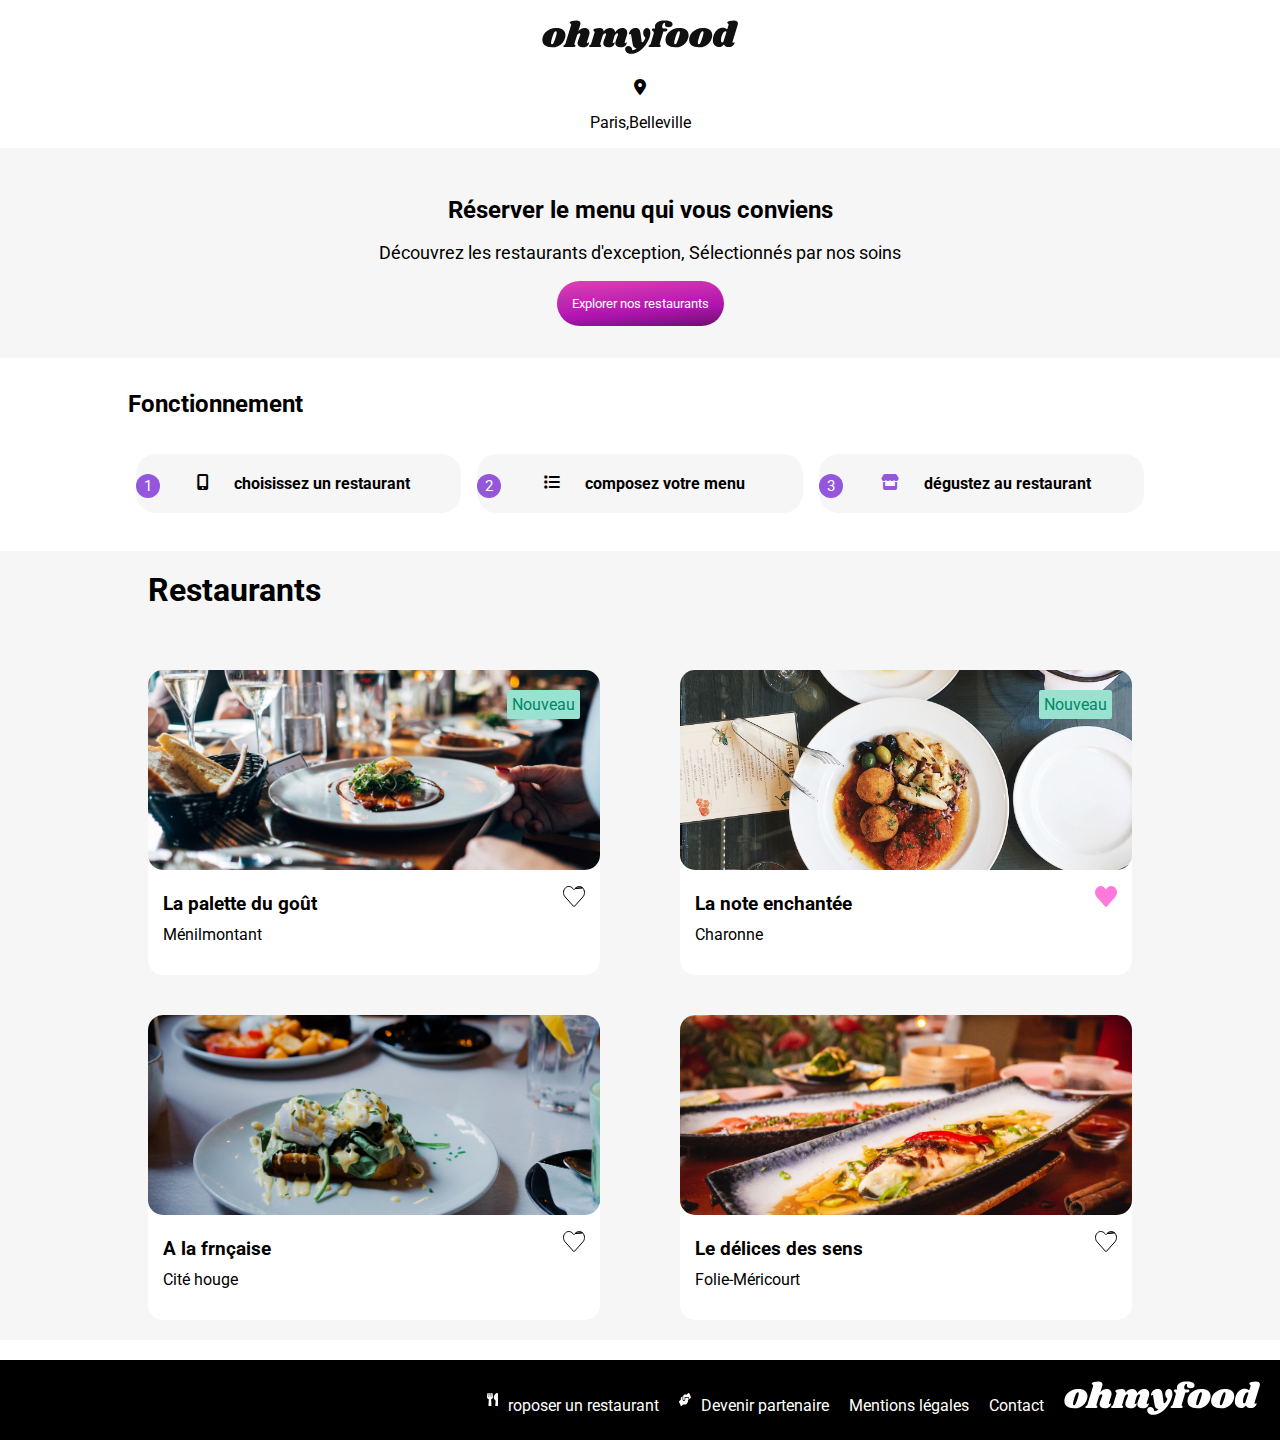
<file: index.html>
<!DOCTYPE html>
<html lang="fr">
  <head>
    <meta charset="UTF-8" />
    <meta name="viewport" content="width=device-width,initial-scale=1.0" />
    <title>Oh my food</title>
    <link rel="stylesheet" href="SASS/style.css" />
    <link
      href="https://fonts.googleapis.com/css2?family=Roboto:wght@400;500;700&
    display=swap"
      rel="stylesheet"
    />
  </head>
  <body>
    <header>
      <div class="logo">
        <img src="assets/logo/ohmyfood@2x.svg" alt="logo" />
      </div>
      <link
        rel="stylesheet"
        href="https://cdnjs.cloudflare.com/ajax/libs/font-awesome/6.0.0-beta3/css/all.min.css"
      />
      <div class="location">
        <i class="fa-solid fa-location-dot"></i>
        <p>Paris,Belleville</p>
      </div>
    </header>
    <section class="explorer">
      <h1 class="display-2">Réserver le menu qui vous conviens</h1>
      <p class="display-3">
        Découvrez les restaurants d'exception, Sélectionnés par nos soins
      </p>
      <button>Explorer nos restaurants</button>
    </section>
    <section class="fonctionnement">
      <h1>Fonctionnement</h1>
      <div class="fonctionnement-flex">
        <div class="flex">
          <div>1</div>
          <i class="fa-solid fa-mobile-screen-button"></i>
          <b>choisissez un restaurant</b>
        </div>
        <div class="flex">
          <div>2</div>
          <i class="fa-solid fa-list"></i>
          <b> composez votre menu</b>
        </div>
        <div class="flex">
          <div>3</div>
          <i class="fa-solid fa-store violet"></i>
          <b>dégustez au restaurant</b>
        </div>
      </div>
    </section>
    <section class="restaurant">
      <h1>Restaurants</h1>
      <div class="restaurant-card">
        <a href="./page2.html">
          <article class="card">
            <img
              alt="restaurant louis-hansel "
              src="assets/restaurants/jay-wennington-N_Y88TWmGwA-unsplash.jpg"
            />
            <div class="nouveau">Nouveau</div>
            <div class="cardcontent">
              <div class="cardtext">
                <div class="menu-title">
                  <h3 class="cardtitle">La palette du goût</h3>
                  <svg
                    width="22"
                    height="21"
                    viewBox="0 0 22 21"
                    fill="none"
                    xmlns="http://www.w3.org/2000/svg"
                  >
                    <path
                      d="M12.2208 2.40551L12.2206 2.40576L11.3741 3.35732L11.0005 3.77727L10.627 3.35732L9.78047 2.40576L9.77992 2.40514C7.78271 0.152585 4.59762 -0.169649 2.47664 1.80201C-0.0175439 4.1245 -0.15494 8.32357 2.0848 10.8495L10.399 20.2148C10.399 20.2149 10.399 20.2149 10.3991 20.2149C10.7372 20.5955 11.2595 20.5955 11.5977 20.2149C11.5977 20.2149 11.5978 20.2149 11.5978 20.2148L19.9122 10.8493L19.9123 10.8492C22.1559 8.32335 22.0186 4.12461 19.5245 1.80213L12.2208 2.40551ZM12.2208 2.40551C14.2226 0.15233 17.4035 -0.169452 19.5243 1.80187L12.2208 2.40551Z"
                      stroke="#101010"
                    />
                  </svg>
                </div>
                <p class="cardsubtitle">Ménilmontant</p>
              </div>
            </div>
          </article>
        </a>
        <a href="./page3.html">
          <article class="card">
            <img
              alt="restaurant louis-hansel "
              src="assets/restaurants/stil-u2Lp8tXIcjw-unsplash.jpg"
            />
            <div class="nouveau">Nouveau</div>
            <div class="cardcontent">
              <div class="cardtext">
                <div class="menu-title">
                  <h3 class="cardtitle">La note enchantée</h3>
                  <svg
                    class="violet"
                    width="22"
                    height="21"
                    viewBox="0 0 22 21"
                    fill="none"
                    xmlns="http://www.w3.org/2000/svg"
                  >
                    <path
                      d="M12.2208 2.40551L12.2206 2.40576L11.3741 3.35732L11.0005 3.77727L10.627 3.35732L9.78047 2.40576L9.77992 2.40514C7.78271 0.152585 4.59762 -0.169649 2.47664 1.80201C-0.0175439 4.1245 -0.15494 8.32357 2.0848 10.8495L10.399 20.2148C10.399 20.2149 10.399 20.2149 10.3991 20.2149C10.7372 20.5955 11.2595 20.5955 11.5977 20.2149C11.5977 20.2149 11.5978 20.2149 11.5978 20.2148L19.9122 10.8493L19.9123 10.8492C22.1559 8.32335 22.0186 4.12461 19.5245 1.80213L12.2208 2.40551ZM12.2208 2.40551C14.2226 0.15233 17.4035 -0.169452 19.5243 1.80187L12.2208 2.40551Z"
                      stroke="#ff79da"
                    />
                  </svg>
                </div>
                <p class="cardsubtitle">Charonne</p>
              </div>
            </div>
          </article>
        </a>
        <a href="./Page 4.html">
          <article class="card">
            <img
              alt="restaurant louis-hansel "
              src="assets/restaurants/toa-heftiba-DQKerTsQwi0-unsplash.jpg"
            />
            <div class="cardcontent">
              <div class="cardtext">
                <div class="menu-title">
                  <h3 class="cardtitle">A la frnçaise</h3>
                  <svg
                    width="22"
                    height="21"
                    viewBox="0 0 22 21"
                    fill="none"
                    xmlns="http://www.w3.org/2000/svg"
                  >
                    <path
                      d="M12.2208 2.40551L12.2206 2.40576L11.3741 3.35732L11.0005 3.77727L10.627 3.35732L9.78047 2.40576L9.77992 2.40514C7.78271 0.152585 4.59762 -0.169649 2.47664 1.80201C-0.0175439 4.1245 -0.15494 8.32357 2.0848 10.8495L10.399 20.2148C10.399 20.2149 10.399 20.2149 10.3991 20.2149C10.7372 20.5955 11.2595 20.5955 11.5977 20.2149C11.5977 20.2149 11.5978 20.2149 11.5978 20.2148L19.9122 10.8493L19.9123 10.8492C22.1559 8.32335 22.0186 4.12461 19.5245 1.80213L12.2208 2.40551ZM12.2208 2.40551C14.2226 0.15233 17.4035 -0.169452 19.5243 1.80187L12.2208 2.40551Z"
                      stroke="#101010"
                    />
                  </svg>
                </div>
                <p class="cardsubtitle">Cité houge</p>
              </div>
            </div>
          </article>
        </a>
        <a href="./page5.html">
          <article class="card">
            <img
              alt="restaurant louis-hansel "
              src="assets/restaurants/louis-hansel-shotsoflouis-qNBGVyOCY8Q-unsplash.jpg"
            />
            <div class="cardcontent">
              <div class="cardtext">
                <div class="menu-title">
                  <h3 class="cardtitle">Le délices des sens</h3>
                  <svg
                    width="22"
                    height="21"
                    viewBox="0 0 22 21"
                    fill="none"
                    xmlns="http://www.w3.org/2000/svg"
                  >
                    <path
                      d="M12.2208 2.40551L12.2206 2.40576L11.3741 3.35732L11.0005 3.77727L10.627 3.35732L9.78047 2.40576L9.77992 2.40514C7.78271 0.152585 4.59762 -0.169649 2.47664 1.80201C-0.0175439 4.1245 -0.15494 8.32357 2.0848 10.8495L10.399 20.2148C10.399 20.2149 10.399 20.2149 10.3991 20.2149C10.7372 20.5955 11.2595 20.5955 11.5977 20.2149C11.5977 20.2149 11.5978 20.2149 11.5978 20.2148L19.9122 10.8493L19.9123 10.8492C22.1559 8.32335 22.0186 4.12461 19.5245 1.80213L12.2208 2.40551ZM12.2208 2.40551C14.2226 0.15233 17.4035 -0.169452 19.5243 1.80187L12.2208 2.40551Z"
                      stroke="#101010"
                    />
                  </svg>
                </div>
                <p class="cardsubtitle">Folie-Méricourt</p>
              </div>
            </div>
          </article>
        </a>
      </div>
    </section>
    <footer class="footer">
      <div class="imgfooter">
        <svg
          width="196"
          height="34"
          viewBox="0 0 196 34"
          fill="#ffffff"
          xmlns="http://www.w3.org/2000/svg"
        >
          <path
            d="M13.932 7.956C17.196 7.956 19.596 8.61599 21.132 9.936C22.692 11.256 23.472 12.984 23.472 15.12C23.472 15.84 23.376 16.644 23.184 17.532C22.728 19.5 21.876 21.228 20.628 22.716C19.38 24.18 17.844 25.32 16.02 26.136C14.22 26.928 12.264 27.324 10.152 27.324C6.81599 27.324 4.34399 26.664 2.73599 25.344C1.15199 24 0.359985 22.224 0.359985 20.016C0.359985 19.272 0.455985 18.444 0.647985 17.532C1.10399 15.66 1.96799 14.004 3.23999 12.564C4.53599 11.1 6.10799 9.972 7.95599 9.18C9.82799 8.364 11.82 7.956 13.932 7.956ZM13.824 11.16C13.32 11.16 12.78 11.616 12.204 12.528C11.652 13.416 10.992 15.108 10.224 17.604C9.45599 20.1 9.07199 21.852 9.07199 22.86C9.07199 23.388 9.15599 23.748 9.32399 23.94C9.49199 24.108 9.71999 24.192 10.008 24.192C10.512 24.24 11.028 23.808 11.556 22.896C12.108 21.984 12.792 20.208 13.608 17.568C14.352 15.24 14.724 13.548 14.724 12.492C14.724 11.988 14.64 11.64 14.472 11.448C14.328 11.256 14.112 11.16 13.824 11.16Z"
          />
          <path
            d="M44.9899 22.032C44.9419 22.128 44.9179 22.272 44.9179 22.464C44.9179 22.632 44.9539 22.764 45.0259 22.86C45.1219 22.956 45.2419 23.004 45.3859 23.004C45.6739 23.004 45.9139 22.884 46.1059 22.644C46.3219 22.38 46.4659 22.248 46.5379 22.248C46.6579 22.248 46.7539 22.332 46.8259 22.5C46.8979 22.644 46.9339 22.824 46.9339 23.04C46.9579 23.736 46.7299 24.42 46.2499 25.092C45.7699 25.74 45.0619 26.28 44.1259 26.712C43.2139 27.12 42.1099 27.324 40.8139 27.324C39.2299 27.324 37.9699 26.964 37.0339 26.244C36.0979 25.5 35.6179 24.516 35.5939 23.292C35.5939 22.404 35.8099 21.408 36.2419 20.304L38.2219 15.12C38.3419 14.808 38.4019 14.556 38.4019 14.364C38.4019 14.052 38.2939 13.812 38.0779 13.644C37.8859 13.452 37.6459 13.356 37.3579 13.356C36.9019 13.356 36.4339 13.572 35.9539 14.004C35.4979 14.412 35.1259 15.084 34.8379 16.02V15.948L32.5699 23.256C32.4979 23.544 32.4619 23.796 32.4619 24.012C32.4619 24.324 32.5219 24.576 32.6419 24.768C32.7619 24.936 32.9299 25.104 33.1459 25.272C33.3139 25.44 33.4339 25.584 33.5059 25.704C33.5779 25.8 33.5899 25.932 33.5419 26.1C33.4219 26.412 33.1819 26.64 32.8219 26.784C32.4619 26.928 31.9099 27 31.1659 27H22.9579C22.3339 27 21.8779 26.904 21.5899 26.712C21.3019 26.496 21.2059 26.22 21.3019 25.884C21.3979 25.596 21.6499 25.344 22.0579 25.128C22.4179 24.936 22.7179 24.708 22.9579 24.444C23.1979 24.18 23.4019 23.76 23.5699 23.184L29.0419 5.22C29.1139 5.004 29.1499 4.824 29.1499 4.68C29.1499 4.416 29.0779 4.2 28.9339 4.032C28.8139 3.864 28.6459 3.696 28.4299 3.528C28.1899 3.336 28.0099 3.168 27.8899 3.024C27.7939 2.88 27.7819 2.688 27.8539 2.448C27.9979 1.896 28.7539 1.416 30.1219 1.00799C31.4899 0.599996 32.9179 0.395996 34.4059 0.395996C35.7979 0.395996 36.8179 0.659996 37.4659 1.188C38.1379 1.716 38.4739 2.436 38.4739 3.348C38.4739 3.876 38.3899 4.392 38.2219 4.896L36.2779 11.232C37.2139 10.008 38.1979 9.156 39.2299 8.676C40.2859 8.196 41.4259 7.956 42.6499 7.956C44.1139 7.956 45.2899 8.4 46.1779 9.288C47.0899 10.176 47.5459 11.328 47.5459 12.744C47.5459 13.488 47.4259 14.22 47.1859 14.94L44.9899 22.032Z"
          />
          <path
            d="M82.7165 22.032C82.6685 22.128 82.6445 22.272 82.6445 22.464C82.6445 22.632 82.6805 22.764 82.7525 22.86C82.8485 22.956 82.9685 23.004 83.1125 23.004C83.4005 23.004 83.6405 22.884 83.8325 22.644C84.0485 22.38 84.1925 22.248 84.2645 22.248C84.3845 22.248 84.4805 22.332 84.5525 22.5C84.6245 22.644 84.6605 22.824 84.6605 23.04C84.6845 23.736 84.4565 24.42 83.9765 25.092C83.4965 25.74 82.7885 26.28 81.8525 26.712C80.9405 27.12 79.8365 27.324 78.5405 27.324C76.9565 27.324 75.6965 26.964 74.7605 26.244C73.8245 25.5 73.3445 24.516 73.3205 23.292C73.3205 22.404 73.5365 21.408 73.9685 20.304L75.9485 15.12C76.0685 14.808 76.1285 14.556 76.1285 14.364C76.1285 14.052 76.0205 13.812 75.8045 13.644C75.6125 13.452 75.3725 13.356 75.0845 13.356C74.6765 13.356 74.2565 13.536 73.8245 13.896C73.3925 14.256 73.0085 14.82 72.6725 15.588L70.6925 22.032C70.6445 22.128 70.6205 22.272 70.6205 22.464C70.6205 22.632 70.6565 22.764 70.7285 22.86C70.8245 22.956 70.9445 23.004 71.0885 23.004C71.3765 23.004 71.6165 22.884 71.8085 22.644C72.0245 22.38 72.1685 22.248 72.2405 22.248C72.3605 22.248 72.4565 22.332 72.5285 22.5C72.6005 22.644 72.6365 22.824 72.6365 23.04C72.6605 23.736 72.4325 24.42 71.9525 25.092C71.4725 25.74 70.7645 26.28 69.8285 26.712C68.9165 27.12 67.8125 27.324 66.5165 27.324C64.9325 27.324 63.6725 26.964 62.7365 26.244C61.8005 25.5 61.3205 24.516 61.2965 23.292C61.2965 22.404 61.5125 21.408 61.9445 20.304L63.9245 15.12C64.0445 14.808 64.1045 14.556 64.1045 14.364C64.1045 14.052 63.9965 13.812 63.7805 13.644C63.5885 13.452 63.3485 13.356 63.0605 13.356C62.6525 13.356 62.2325 13.536 61.8005 13.896C61.3685 14.232 61.0085 14.784 60.7205 15.552L58.3445 23.256C58.2485 23.52 58.2005 23.772 58.2005 24.012C58.2005 24.3 58.2605 24.54 58.3805 24.732C58.5005 24.9 58.6685 25.08 58.8845 25.272C59.0525 25.416 59.1725 25.548 59.2445 25.668C59.3165 25.788 59.3285 25.932 59.2805 26.1C59.1845 26.412 58.9565 26.64 58.5965 26.784C58.2365 26.928 57.6725 27 56.9045 27H48.6965C48.0725 27 47.6285 26.904 47.3645 26.712C47.0765 26.496 46.9685 26.22 47.0405 25.884C47.1365 25.596 47.3885 25.344 47.7965 25.128C48.1565 24.936 48.4565 24.708 48.6965 24.444C48.9365 24.18 49.1405 23.76 49.3085 23.184L52.5125 12.78C52.5605 12.66 52.5845 12.492 52.5845 12.276C52.5845 12.012 52.5245 11.808 52.4045 11.664C52.3085 11.52 52.1405 11.34 51.9005 11.124C51.6605 10.932 51.4925 10.764 51.3965 10.62C51.3005 10.476 51.2885 10.284 51.3605 10.044C51.5045 9.492 52.2605 9.012 53.6285 8.604C54.9965 8.172 56.4245 7.956 57.9125 7.956C59.0885 7.956 60.0125 8.28 60.6845 8.928C61.3805 9.576 61.7165 10.464 61.6925 11.592C62.6765 10.224 63.7085 9.276 64.7885 8.748C65.8925 8.22 67.0805 7.956 68.3525 7.956C69.7445 7.956 70.8725 8.364 71.7365 9.18C72.6245 9.972 73.1165 11.016 73.2125 12.312C74.2445 10.68 75.3485 9.552 76.5245 8.928C77.7005 8.28 78.9845 7.956 80.3765 7.956C81.8405 7.956 83.0165 8.4 83.9045 9.288C84.8165 10.176 85.2725 11.328 85.2725 12.744C85.2725 13.488 85.1525 14.22 84.9125 14.94L82.7165 22.032Z"
          />
          <path
            d="M104.932 7.956C105.988 7.956 106.828 8.388 107.452 9.252C108.1 10.092 108.424 11.244 108.424 12.708C108.424 13.98 108.196 15.348 107.74 16.812C106.852 19.764 105.424 22.548 103.456 25.164C101.512 27.78 99.2675 29.88 96.7235 31.464C94.2035 33.048 91.6836 33.84 89.1636 33.84C87.9156 33.84 86.8355 33.624 85.9235 33.192C85.0355 32.76 84.3635 32.184 83.9075 31.464C83.4275 30.744 83.1875 29.976 83.1875 29.16C83.1875 28.8 83.2475 28.404 83.3675 27.972C83.5835 27.3 83.9435 26.784 84.4475 26.424C84.9515 26.064 85.5516 25.884 86.2476 25.884C87.3516 25.884 88.2515 26.256 88.9475 27C89.6675 27.768 90.1236 28.812 90.3156 30.132C91.8516 30.06 93.2675 29.4 94.5635 28.152C93.3395 27.936 92.4275 27.528 91.8275 26.928C91.2515 26.304 90.8555 25.344 90.6395 24.048L89.1995 15.228C89.1275 14.772 89.0195 14.46 88.8755 14.292C88.7555 14.1 88.5876 14.004 88.3716 14.004C88.2036 14.004 87.9995 14.088 87.7595 14.256C87.5435 14.424 87.3875 14.508 87.2915 14.508C87.0995 14.508 87.0035 14.304 87.0035 13.896C87.0035 13.56 87.0635 13.2 87.1835 12.816C87.6155 11.448 88.4196 10.296 89.5956 9.36C90.7716 8.4 92.1395 7.92 93.6995 7.92C95.2355 7.92 96.3635 8.376 97.0835 9.288C97.8275 10.2 98.3076 11.604 98.5236 13.5L99.6035 21.42C99.6755 22.02 99.8915 22.32 100.252 22.32C100.684 22.32 101.188 21.936 101.764 21.168C102.34 20.376 102.904 19.26 103.456 17.82C102.736 17.172 102.184 16.428 101.8 15.588C101.416 14.748 101.224 13.848 101.224 12.888C101.224 12.144 101.32 11.472 101.512 10.872C101.8 9.912 102.244 9.192 102.844 8.712C103.468 8.208 104.164 7.956 104.932 7.956Z"
          />
          <path
            d="M122.864 0.395996C125.432 0.395996 127.352 0.791996 128.624 1.584C129.92 2.352 130.568 3.3 130.568 4.428C130.568 5.34 130.184 6.048 129.416 6.552C128.672 7.032 127.688 7.272 126.464 7.272C125.336 7.272 124.46 6.996 123.836 6.444C123.212 5.892 122.9 5.208 122.9 4.392C122.9 3.888 123.056 3.36 123.368 2.808C122.648 2.808 122.048 2.988 121.568 3.348C121.088 3.684 120.716 4.272 120.452 5.112C120.308 5.64 120.236 6.132 120.236 6.588C120.236 7.164 120.332 7.62 120.524 7.956C120.74 8.268 121.04 8.424 121.424 8.424H123.548C124.796 8.424 125.42 8.808 125.42 9.576C125.42 9.672 125.396 9.816 125.348 10.008C125.204 10.536 124.904 10.932 124.448 11.196C124.016 11.46 123.356 11.592 122.468 11.592H121.388L117.824 23.256C117.752 23.544 117.716 23.796 117.716 24.012C117.716 24.324 117.776 24.576 117.896 24.768C118.016 24.936 118.184 25.104 118.4 25.272C118.568 25.44 118.688 25.584 118.76 25.704C118.832 25.8 118.844 25.932 118.796 26.1C118.676 26.412 118.436 26.64 118.076 26.784C117.716 26.928 117.164 27 116.42 27H108.212C107.588 27 107.132 26.904 106.844 26.712C106.556 26.496 106.46 26.22 106.556 25.884C106.652 25.596 106.904 25.344 107.312 25.128C107.672 24.936 107.972 24.708 108.212 24.444C108.452 24.18 108.656 23.76 108.824 23.184L111.632 13.968C111.752 13.608 111.812 13.236 111.812 12.852C111.812 12.372 111.704 12 111.488 11.736C111.296 11.448 110.996 11.136 110.588 10.8C110.324 10.584 110.12 10.404 109.976 10.26C109.856 10.092 109.796 9.9 109.796 9.684C109.772 9.228 109.928 8.904 110.264 8.712C110.624 8.52 111.296 8.424 112.28 8.424H113.18C113.012 7.824 112.928 7.224 112.928 6.624C112.928 6.024 113.036 5.4 113.252 4.752C113.708 3.528 114.68 2.496 116.168 1.65599C117.68 0.815996 119.912 0.395996 122.864 0.395996Z"
          />
          <path
            d="M137.084 7.956C140.348 7.956 142.748 8.61599 144.284 9.936C145.844 11.256 146.624 12.984 146.624 15.12C146.624 15.84 146.528 16.644 146.336 17.532C145.88 19.5 145.028 21.228 143.78 22.716C142.532 24.18 140.996 25.32 139.172 26.136C137.372 26.928 135.416 27.324 133.304 27.324C129.968 27.324 127.496 26.664 125.888 25.344C124.304 24 123.512 22.224 123.512 20.016C123.512 19.272 123.608 18.444 123.8 17.532C124.256 15.66 125.12 14.004 126.392 12.564C127.688 11.1 129.26 9.972 131.108 9.18C132.98 8.364 134.972 7.956 137.084 7.956ZM136.976 11.16C136.472 11.16 135.932 11.616 135.356 12.528C134.804 13.416 134.144 15.108 133.376 17.604C132.608 20.1 132.224 21.852 132.224 22.86C132.224 23.388 132.308 23.748 132.476 23.94C132.644 24.108 132.872 24.192 133.16 24.192C133.664 24.24 134.18 23.808 134.708 22.896C135.26 21.984 135.944 20.208 136.76 17.568C137.504 15.24 137.876 13.548 137.876 12.492C137.876 11.988 137.792 11.64 137.624 11.448C137.48 11.256 137.264 11.16 136.976 11.16Z"
          />
          <path
            d="M160.709 7.956C163.973 7.956 166.373 8.61599 167.909 9.936C169.469 11.256 170.249 12.984 170.249 15.12C170.249 15.84 170.153 16.644 169.961 17.532C169.505 19.5 168.653 21.228 167.405 22.716C166.157 24.18 164.621 25.32 162.797 26.136C160.997 26.928 159.041 27.324 156.929 27.324C153.593 27.324 151.121 26.664 149.513 25.344C147.929 24 147.137 22.224 147.137 20.016C147.137 19.272 147.233 18.444 147.425 17.532C147.881 15.66 148.745 14.004 150.017 12.564C151.313 11.1 152.885 9.972 154.733 9.18C156.605 8.364 158.597 7.956 160.709 7.956ZM160.601 11.16C160.097 11.16 159.557 11.616 158.981 12.528C158.429 13.416 157.769 15.108 157.001 17.604C156.233 20.1 155.849 21.852 155.849 22.86C155.849 23.388 155.933 23.748 156.101 23.94C156.269 24.108 156.497 24.192 156.785 24.192C157.289 24.24 157.805 23.808 158.333 22.896C158.885 21.984 159.569 20.208 160.385 17.568C161.129 15.24 161.501 13.548 161.501 12.492C161.501 11.988 161.417 11.64 161.249 11.448C161.105 11.256 160.889 11.16 160.601 11.16Z"
          />
          <path
            d="M190.526 21.816C190.478 22.008 190.454 22.14 190.454 22.212C190.454 22.38 190.502 22.512 190.598 22.608C190.694 22.704 190.814 22.752 190.958 22.752C191.246 22.752 191.486 22.632 191.678 22.392C191.894 22.128 192.038 21.996 192.11 21.996C192.23 21.996 192.326 22.08 192.398 22.248C192.47 22.416 192.506 22.608 192.506 22.824C192.53 23.472 192.278 24.132 191.75 24.804C191.246 25.476 190.562 26.028 189.698 26.46C188.834 26.892 187.898 27.108 186.89 27.108C185.69 27.108 184.646 26.88 183.758 26.424C182.87 25.968 182.258 25.368 181.922 24.624C181.274 25.464 180.53 26.088 179.69 26.496C178.85 26.904 177.962 27.108 177.026 27.108C175.922 27.108 174.89 26.832 173.93 26.28C172.994 25.728 172.238 24.948 171.662 23.94C171.11 22.908 170.834 21.744 170.834 20.448C170.834 18.264 171.242 16.212 172.058 14.292C172.898 12.348 174.062 10.788 175.55 9.612C177.038 8.412 178.73 7.812 180.626 7.812C181.658 7.812 182.534 7.932 183.254 8.172C183.998 8.412 184.67 8.772 185.27 9.252L186.494 5.22C186.566 5.004 186.602 4.824 186.602 4.68C186.602 4.416 186.53 4.2 186.386 4.032C186.266 3.864 186.098 3.696 185.882 3.528C185.642 3.336 185.462 3.168 185.342 3.024C185.246 2.88 185.234 2.688 185.306 2.448C185.45 1.896 186.206 1.416 187.574 1.00799C188.942 0.599996 190.37 0.395996 191.858 0.395996C193.25 0.395996 194.27 0.659996 194.918 1.188C195.59 1.716 195.926 2.436 195.926 3.348C195.926 3.876 195.842 4.392 195.674 4.896L190.526 21.816ZM184.514 11.7C184.13 11.364 183.71 11.196 183.254 11.196C182.558 11.196 181.874 11.712 181.202 12.744C180.53 13.776 179.99 15.024 179.582 16.488C179.174 17.952 178.982 19.272 179.006 20.448C179.006 21.768 179.438 22.428 180.302 22.428C180.614 22.428 180.878 22.308 181.094 22.068C181.31 21.804 181.514 21.384 181.706 20.808L184.514 11.7Z"
          />
        </svg>
      </div>
      <div class="footer-card">
        <div class="footer-restaurant">
          <svg
            width="11"
            height="13"
            viewBox="0 0 11 13"
            fill="none"
            xmlns="http://www.w3.org/2000/svg"
          >
            <path
              d="M5.49736 0.385973C5.51851 0.505308 5.92308 2.78538 5.92308 3.65628C5.92308 4.9842 5.18798 5.93127 4.1012 6.31213L4.44231 12.3576C4.46082 12.7055 4.1726 13 3.80769 13H2.11538C1.75313 13 1.46226 12.708 1.48077 12.3576L1.82188 6.31213C0.732452 5.93127 0 4.98166 0 3.65628C0 2.78284 0.404567 0.505308 0.425721 0.385973C0.510337 -0.129456 1.62356 -0.137073 1.69231 0.413902V3.99905C1.72668 4.08538 2.09159 4.0803 2.11538 3.99905C2.1524 3.35667 2.32428 0.464683 2.32692 0.398668C2.41418 -0.129456 3.50889 -0.129456 3.59351 0.398668C3.5988 0.467223 3.76803 3.35667 3.80505 3.99905C3.82885 4.0803 4.19639 4.08538 4.22813 3.99905V0.413902C4.29688 -0.134534 5.41274 -0.129456 5.49736 0.385973ZM8.64928 7.64005L8.25264 12.3398C8.22091 12.6953 8.51442 13 8.88462 13H10.3654C10.7171 13 11 12.7283 11 12.3906V0.60941C11 0.274254 10.7171 3.62896e-05 10.3654 3.62896e-05C8.18389 3.62896e-05 4.51106 4.53225 8.64928 7.64005Z"
              fill="white"
            />
          </svg>
          <p>roposer un restaurant</p>
        </div>
        <div class="footer-restaurant">
          <svg
            width="12"
            height="13"
            viewBox="0 0 12 13"
            fill="none"
            xmlns="http://www.w3.org/2000/svg"
          >
            <path
              d="M9.08765 4.87486H6.2572V6.29686C6.2572 7.30495 5.65573 8.12514 4.91646 8.12514C4.1772 8.12514 3.57573 7.30495 3.57573 6.29686V3.2091L2.3672 4.19941C2.00781 4.49143 1.78808 5.02214 1.78808 5.59094V6.79202L0.298367 7.96516C0.0134597 8.18862 -0.0852336 8.68632 0.0804966 9.07483L1.57021 12.5943C1.73407 12.9828 2.09905 13.1148 2.38396 12.8914L4.30941 11.3754H6.85309C7.51042 11.3754 8.04485 10.6466 8.04485 9.75027H8.3428C8.67239 9.75027 8.93868 9.38716 8.93868 8.93771V7.31257H9.08765C9.33531 7.31257 9.53456 7.04087 9.53456 6.70314V5.48429C9.53456 5.14656 9.33531 4.87486 9.08765 4.87486ZM11.838 3.92517L10.3483 0.405735C10.1844 0.0172256 9.81947 -0.114817 9.53456 0.10864L7.60911 1.62459H5.70601C5.48255 1.62459 5.26468 1.71092 5.07475 1.8709L4.45093 2.40161C4.27589 2.54888 4.17161 2.81043 4.17161 3.08975V6.29686C4.17161 6.85804 4.50493 7.31257 4.91646 7.31257C5.328 7.31257 5.66132 6.85804 5.66132 6.29686V4.06229H9.08765C9.66305 4.06229 10.1304 4.69965 10.1304 5.48429V6.20798L11.6202 5.03484C11.9051 4.80884 12.0019 4.31368 11.838 3.92517Z"
              fill="white"
            />
          </svg>
          <p>Devenir partenaire</p>
        </div>
        <p>Mentions légales</p>
        <p>Contact</p>
      </div>
    </footer>
  </body>
</html>
</file>
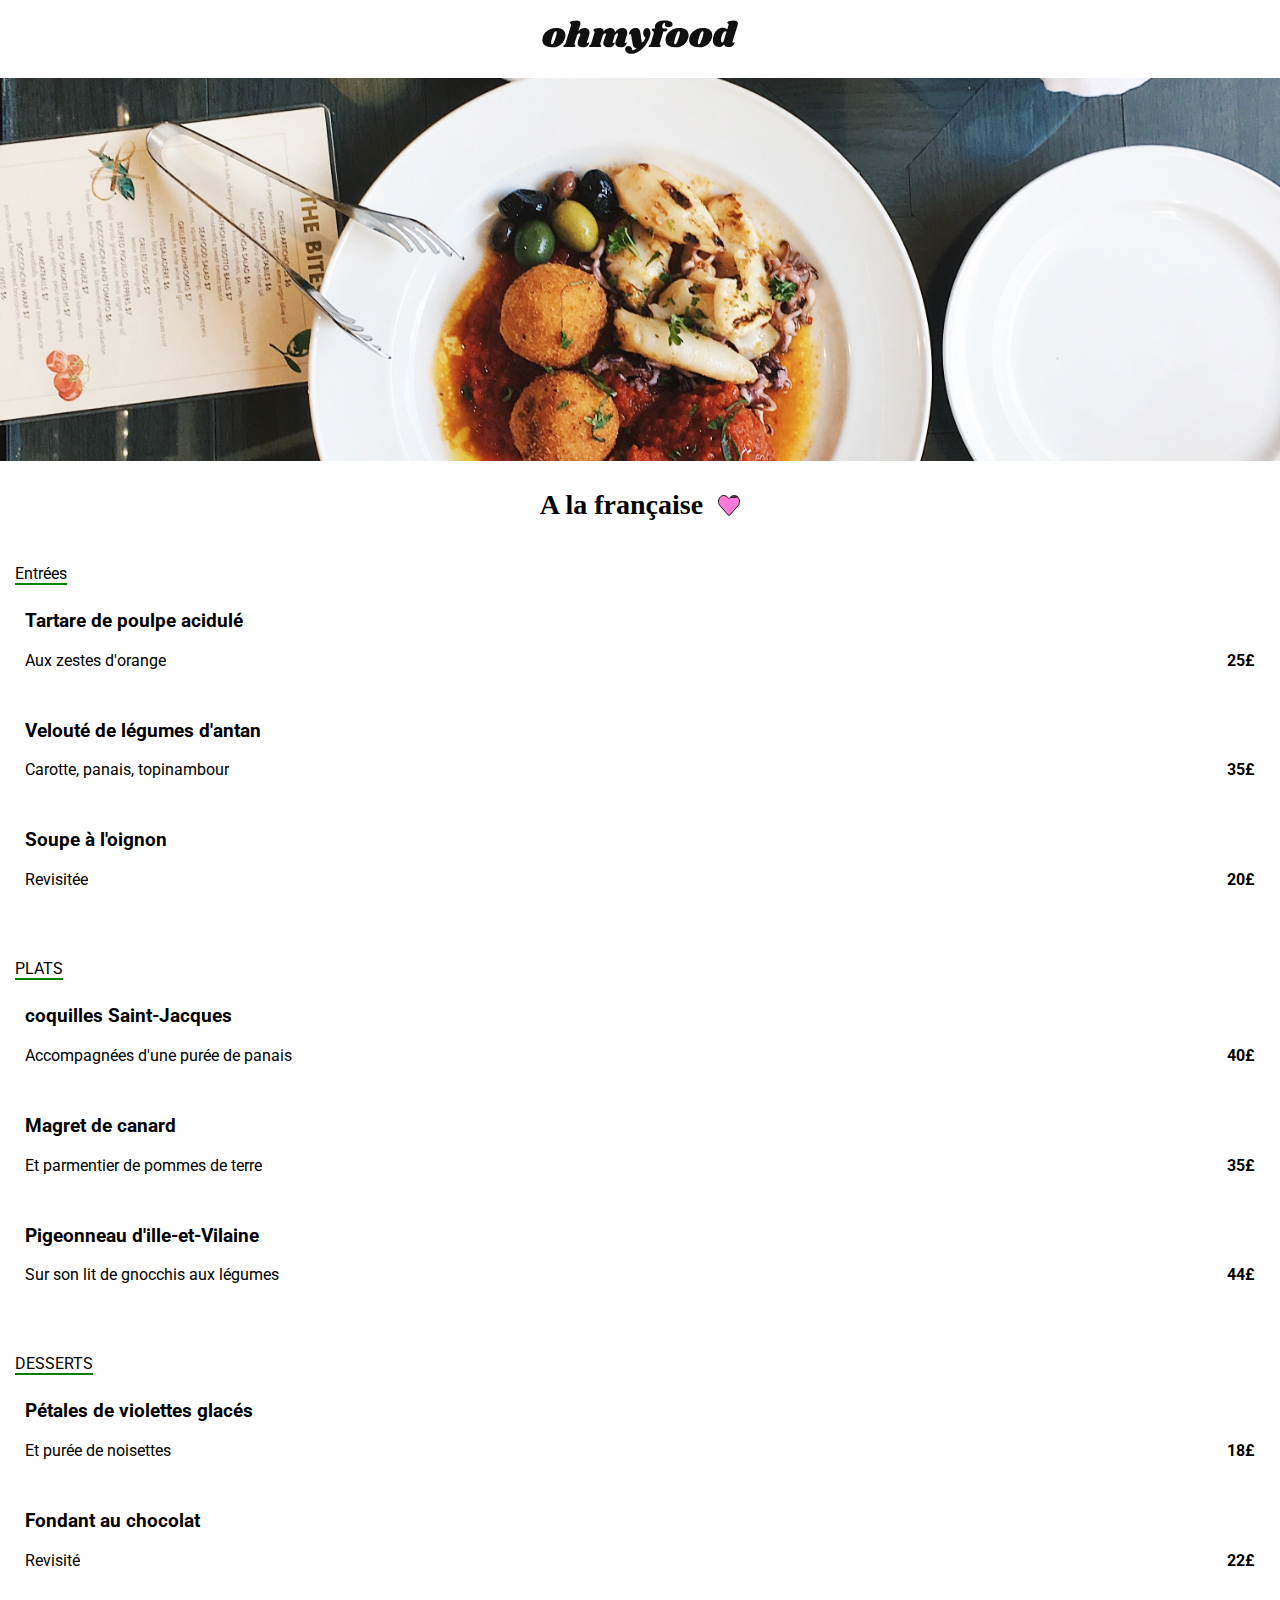
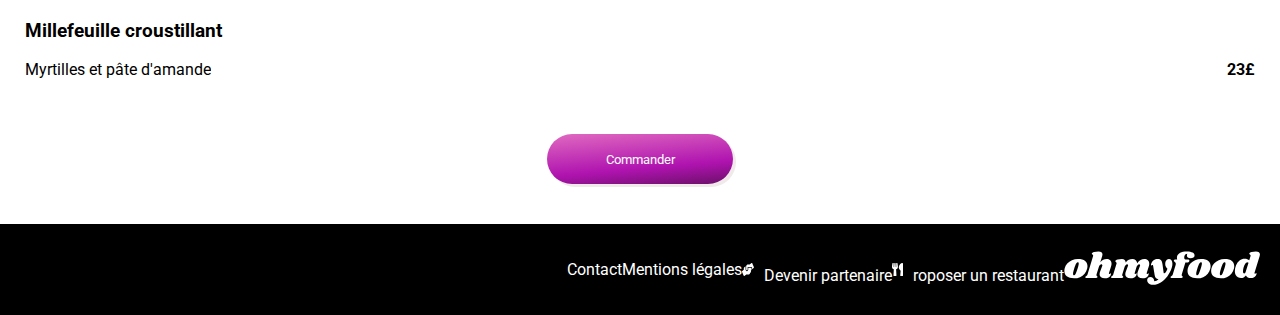
<file: Page 4.html>
<!DOCTYPE html>
<html lang="fr">
  <head>
    <meta charset="UTF-8" />
    <meta name="viewport" content="width=device-width,initial-scale=1.0" />
    <title>Oh my food</title>
    <link rel="stylesheet" href="SASS/style.css" />
    <link
      href="https://fonts.googleapis.com/css2?family=Roboto:wght@400;500;700&
    display=swap"
      rel="stylesheet"
    />
  </head>
  <body>
    <header>
      <div class="logo">
        <img src="assets/logo/ohmyfood@2x.svg" alt="logo" />
      </div>
      <link
        rel="stylesheet"
        href="https://cdnjs.cloudflare.com/ajax/libs/font-awesome/6.0.0-beta3/css/all.min.css"
      />
    </header>
    <main class="details">
      <section>
        <div class="img-menu">
          <img src="assets/restaurants/stil-u2Lp8tXIcjw-unsplash.jpg" />
        </div>
        <div class="menu-title">
          <h3>A la française</h3>
          <svg
            class="violet"
            width="22"
            height="21"
            viewBox="0 0 22 21"
            fill="none"
            xmlns="http://www.w3.org/2000/svg"
          >
            <path
              d="M12.2208 2.40551L12.2206 2.40576L11.3741 3.35732L11.0005 3.77727L10.627 3.35732L9.78047 2.40576L9.77992 2.40514C7.78271 0.152585 4.59762 -0.169649 2.47664 1.80201C-0.0175439 4.1245 -0.15494 8.32357 2.0848 10.8495L10.399 20.2148C10.399 20.2149 10.399 20.2149 10.3991 20.2149C10.7372 20.5955 11.2595 20.5955 11.5977 20.2149C11.5977 20.2149 11.5978 20.2149 11.5978 20.2148L19.9122 10.8493L19.9123 10.8492C22.1559 8.32335 22.0186 4.12461 19.5245 1.80213L12.2208 2.40551ZM12.2208 2.40551C14.2226 0.15233 17.4035 -0.169452 19.5243 1.80187L12.2208 2.40551Z"
              stroke="#101010"
            />
          </svg>
        </div>
        <div class="plats">
          <p class="entree">Entrées</p>
          <div class="plat">
            <div class="detailsplat">
              <h3>Tartare de poulpe acidulé</h3>
              <div class="plat-description">
                <p>Aux zestes d'orange</p>
                <p class="prix">25£</p>
              </div>
            </div>
            <div class="animation">
              <i class="fa-solid fa-check"></i>
            </div>
          </div>
          <div class="plat">
            <div class="detailsplat">
              <h3>Velouté de légumes d'antan</h3>
              <div class="plat-description">
                <p>Carotte, panais, topinambour</p>
                <p class="prix">35£</p>
              </div>
            </div>
            <div class="animation">
              <i class="fa-solid fa-check"></i>
            </div>
          </div>
          <div class="plat">
            <div class="detailsplat">
              <h3>Soupe à l'oignon</h3>
              <div class="plat-description">
                <p>Revisitée</p>
                <p class="prix">20£</p>
              </div>
            </div>
            <div class="animation">
              <i class="fa-solid fa-check"></i>
            </div>
          </div>
        </div>

        <div class="plats">
          <p class="entree">PLATS</p>
          <div class="plat">
            <div class="detailsplat">
              <h3>coquilles Saint-Jacques</h3>
              <div class="plat-description">
                <p>Accompagnées d'une purée de panais</p>
                <p class="prix">40£</p>
              </div>
            </div>
            <div class="animation">
              <i class="fa-solid fa-check"></i>
            </div>
          </div>
          <div class="plat">
            <div class="detailsplat">
              <h3>Magret de canard</h3>
              <div class="plat-description">
                <p>Et parmentier de pommes de terre</p>
                <p class="prix">35£</p>
              </div>
            </div>
            <div class="animation">
              <i class="fa-solid fa-check"></i>
            </div>
          </div>
          <div class="plat">
            <div class="detailsplat">
              <h3>Pigeonneau d'ille-et-Vilaine</h3>
              <div class="plat-description">
                <p>Sur son lit de gnocchis aux légumes</p>
                <p class="prix">44£</p>
              </div>
            </div>
            <div class="animation">
              <i class="fa-solid fa-check"></i>
            </div>
          </div>
        </div>

        <div class="plats">
          <p class="entree">DESSERTS</p>
          <div class="plat">
            <div class="detailsplat">
              <h3>Pétales de violettes glacés</h3>
              <div class="plat-description">
                <p>Et purée de noisettes</p>
                <p class="prix">18£</p>
              </div>
            </div>
            <div class="animation">
              <i class="fa-solid fa-check"></i>
            </div>
          </div>
          <div class="plat">
            <div class="detailsplat">
              <h3>Fondant au chocolat</h3>
              <div class="plat-description">
                <p>Revisité</p>
                <p class="prix">22£</p>
              </div>
            </div>
            <div class="animation">
              <i class="fa-solid fa-check"></i>
            </div>
          </div>
          <div class="plat">
            <div class="detailsplat">
              <h3>Millefeuille croustillant</h3>
              <div class="plat-description">
                <p>Myrtilles et pâte d'amande</p>
                <p class="prix">23£</p>
              </div>
            </div>
            <div class="animation">
              <i class="fa-solid fa-check"></i>
            </div>
          </div>
        </div>
        <div class="commander">
          <button>Commander</button>
        </div>
      </section>
    </main>
    <footer class="footer">
      <div class="imgfooter">
        <svg
          width="196"
          height="34"
          viewBox="0 0 196 34"
          fill="#ffffff"
          xmlns="http://www.w3.org/2000/svg"
        >
          <path
            d="M13.932 7.956C17.196 7.956 19.596 8.61599 21.132 9.936C22.692 11.256 23.472 12.984 23.472 15.12C23.472 15.84 23.376 16.644 23.184 17.532C22.728 19.5 21.876 21.228 20.628 22.716C19.38 24.18 17.844 25.32 16.02 26.136C14.22 26.928 12.264 27.324 10.152 27.324C6.81599 27.324 4.34399 26.664 2.73599 25.344C1.15199 24 0.359985 22.224 0.359985 20.016C0.359985 19.272 0.455985 18.444 0.647985 17.532C1.10399 15.66 1.96799 14.004 3.23999 12.564C4.53599 11.1 6.10799 9.972 7.95599 9.18C9.82799 8.364 11.82 7.956 13.932 7.956ZM13.824 11.16C13.32 11.16 12.78 11.616 12.204 12.528C11.652 13.416 10.992 15.108 10.224 17.604C9.45599 20.1 9.07199 21.852 9.07199 22.86C9.07199 23.388 9.15599 23.748 9.32399 23.94C9.49199 24.108 9.71999 24.192 10.008 24.192C10.512 24.24 11.028 23.808 11.556 22.896C12.108 21.984 12.792 20.208 13.608 17.568C14.352 15.24 14.724 13.548 14.724 12.492C14.724 11.988 14.64 11.64 14.472 11.448C14.328 11.256 14.112 11.16 13.824 11.16Z"
          />
          <path
            d="M44.9899 22.032C44.9419 22.128 44.9179 22.272 44.9179 22.464C44.9179 22.632 44.9539 22.764 45.0259 22.86C45.1219 22.956 45.2419 23.004 45.3859 23.004C45.6739 23.004 45.9139 22.884 46.1059 22.644C46.3219 22.38 46.4659 22.248 46.5379 22.248C46.6579 22.248 46.7539 22.332 46.8259 22.5C46.8979 22.644 46.9339 22.824 46.9339 23.04C46.9579 23.736 46.7299 24.42 46.2499 25.092C45.7699 25.74 45.0619 26.28 44.1259 26.712C43.2139 27.12 42.1099 27.324 40.8139 27.324C39.2299 27.324 37.9699 26.964 37.0339 26.244C36.0979 25.5 35.6179 24.516 35.5939 23.292C35.5939 22.404 35.8099 21.408 36.2419 20.304L38.2219 15.12C38.3419 14.808 38.4019 14.556 38.4019 14.364C38.4019 14.052 38.2939 13.812 38.0779 13.644C37.8859 13.452 37.6459 13.356 37.3579 13.356C36.9019 13.356 36.4339 13.572 35.9539 14.004C35.4979 14.412 35.1259 15.084 34.8379 16.02V15.948L32.5699 23.256C32.4979 23.544 32.4619 23.796 32.4619 24.012C32.4619 24.324 32.5219 24.576 32.6419 24.768C32.7619 24.936 32.9299 25.104 33.1459 25.272C33.3139 25.44 33.4339 25.584 33.5059 25.704C33.5779 25.8 33.5899 25.932 33.5419 26.1C33.4219 26.412 33.1819 26.64 32.8219 26.784C32.4619 26.928 31.9099 27 31.1659 27H22.9579C22.3339 27 21.8779 26.904 21.5899 26.712C21.3019 26.496 21.2059 26.22 21.3019 25.884C21.3979 25.596 21.6499 25.344 22.0579 25.128C22.4179 24.936 22.7179 24.708 22.9579 24.444C23.1979 24.18 23.4019 23.76 23.5699 23.184L29.0419 5.22C29.1139 5.004 29.1499 4.824 29.1499 4.68C29.1499 4.416 29.0779 4.2 28.9339 4.032C28.8139 3.864 28.6459 3.696 28.4299 3.528C28.1899 3.336 28.0099 3.168 27.8899 3.024C27.7939 2.88 27.7819 2.688 27.8539 2.448C27.9979 1.896 28.7539 1.416 30.1219 1.00799C31.4899 0.599996 32.9179 0.395996 34.4059 0.395996C35.7979 0.395996 36.8179 0.659996 37.4659 1.188C38.1379 1.716 38.4739 2.436 38.4739 3.348C38.4739 3.876 38.3899 4.392 38.2219 4.896L36.2779 11.232C37.2139 10.008 38.1979 9.156 39.2299 8.676C40.2859 8.196 41.4259 7.956 42.6499 7.956C44.1139 7.956 45.2899 8.4 46.1779 9.288C47.0899 10.176 47.5459 11.328 47.5459 12.744C47.5459 13.488 47.4259 14.22 47.1859 14.94L44.9899 22.032Z"
          />
          <path
            d="M82.7165 22.032C82.6685 22.128 82.6445 22.272 82.6445 22.464C82.6445 22.632 82.6805 22.764 82.7525 22.86C82.8485 22.956 82.9685 23.004 83.1125 23.004C83.4005 23.004 83.6405 22.884 83.8325 22.644C84.0485 22.38 84.1925 22.248 84.2645 22.248C84.3845 22.248 84.4805 22.332 84.5525 22.5C84.6245 22.644 84.6605 22.824 84.6605 23.04C84.6845 23.736 84.4565 24.42 83.9765 25.092C83.4965 25.74 82.7885 26.28 81.8525 26.712C80.9405 27.12 79.8365 27.324 78.5405 27.324C76.9565 27.324 75.6965 26.964 74.7605 26.244C73.8245 25.5 73.3445 24.516 73.3205 23.292C73.3205 22.404 73.5365 21.408 73.9685 20.304L75.9485 15.12C76.0685 14.808 76.1285 14.556 76.1285 14.364C76.1285 14.052 76.0205 13.812 75.8045 13.644C75.6125 13.452 75.3725 13.356 75.0845 13.356C74.6765 13.356 74.2565 13.536 73.8245 13.896C73.3925 14.256 73.0085 14.82 72.6725 15.588L70.6925 22.032C70.6445 22.128 70.6205 22.272 70.6205 22.464C70.6205 22.632 70.6565 22.764 70.7285 22.86C70.8245 22.956 70.9445 23.004 71.0885 23.004C71.3765 23.004 71.6165 22.884 71.8085 22.644C72.0245 22.38 72.1685 22.248 72.2405 22.248C72.3605 22.248 72.4565 22.332 72.5285 22.5C72.6005 22.644 72.6365 22.824 72.6365 23.04C72.6605 23.736 72.4325 24.42 71.9525 25.092C71.4725 25.74 70.7645 26.28 69.8285 26.712C68.9165 27.12 67.8125 27.324 66.5165 27.324C64.9325 27.324 63.6725 26.964 62.7365 26.244C61.8005 25.5 61.3205 24.516 61.2965 23.292C61.2965 22.404 61.5125 21.408 61.9445 20.304L63.9245 15.12C64.0445 14.808 64.1045 14.556 64.1045 14.364C64.1045 14.052 63.9965 13.812 63.7805 13.644C63.5885 13.452 63.3485 13.356 63.0605 13.356C62.6525 13.356 62.2325 13.536 61.8005 13.896C61.3685 14.232 61.0085 14.784 60.7205 15.552L58.3445 23.256C58.2485 23.52 58.2005 23.772 58.2005 24.012C58.2005 24.3 58.2605 24.54 58.3805 24.732C58.5005 24.9 58.6685 25.08 58.8845 25.272C59.0525 25.416 59.1725 25.548 59.2445 25.668C59.3165 25.788 59.3285 25.932 59.2805 26.1C59.1845 26.412 58.9565 26.64 58.5965 26.784C58.2365 26.928 57.6725 27 56.9045 27H48.6965C48.0725 27 47.6285 26.904 47.3645 26.712C47.0765 26.496 46.9685 26.22 47.0405 25.884C47.1365 25.596 47.3885 25.344 47.7965 25.128C48.1565 24.936 48.4565 24.708 48.6965 24.444C48.9365 24.18 49.1405 23.76 49.3085 23.184L52.5125 12.78C52.5605 12.66 52.5845 12.492 52.5845 12.276C52.5845 12.012 52.5245 11.808 52.4045 11.664C52.3085 11.52 52.1405 11.34 51.9005 11.124C51.6605 10.932 51.4925 10.764 51.3965 10.62C51.3005 10.476 51.2885 10.284 51.3605 10.044C51.5045 9.492 52.2605 9.012 53.6285 8.604C54.9965 8.172 56.4245 7.956 57.9125 7.956C59.0885 7.956 60.0125 8.28 60.6845 8.928C61.3805 9.576 61.7165 10.464 61.6925 11.592C62.6765 10.224 63.7085 9.276 64.7885 8.748C65.8925 8.22 67.0805 7.956 68.3525 7.956C69.7445 7.956 70.8725 8.364 71.7365 9.18C72.6245 9.972 73.1165 11.016 73.2125 12.312C74.2445 10.68 75.3485 9.552 76.5245 8.928C77.7005 8.28 78.9845 7.956 80.3765 7.956C81.8405 7.956 83.0165 8.4 83.9045 9.288C84.8165 10.176 85.2725 11.328 85.2725 12.744C85.2725 13.488 85.1525 14.22 84.9125 14.94L82.7165 22.032Z"
          />
          <path
            d="M104.932 7.956C105.988 7.956 106.828 8.388 107.452 9.252C108.1 10.092 108.424 11.244 108.424 12.708C108.424 13.98 108.196 15.348 107.74 16.812C106.852 19.764 105.424 22.548 103.456 25.164C101.512 27.78 99.2675 29.88 96.7235 31.464C94.2035 33.048 91.6836 33.84 89.1636 33.84C87.9156 33.84 86.8355 33.624 85.9235 33.192C85.0355 32.76 84.3635 32.184 83.9075 31.464C83.4275 30.744 83.1875 29.976 83.1875 29.16C83.1875 28.8 83.2475 28.404 83.3675 27.972C83.5835 27.3 83.9435 26.784 84.4475 26.424C84.9515 26.064 85.5516 25.884 86.2476 25.884C87.3516 25.884 88.2515 26.256 88.9475 27C89.6675 27.768 90.1236 28.812 90.3156 30.132C91.8516 30.06 93.2675 29.4 94.5635 28.152C93.3395 27.936 92.4275 27.528 91.8275 26.928C91.2515 26.304 90.8555 25.344 90.6395 24.048L89.1995 15.228C89.1275 14.772 89.0195 14.46 88.8755 14.292C88.7555 14.1 88.5876 14.004 88.3716 14.004C88.2036 14.004 87.9995 14.088 87.7595 14.256C87.5435 14.424 87.3875 14.508 87.2915 14.508C87.0995 14.508 87.0035 14.304 87.0035 13.896C87.0035 13.56 87.0635 13.2 87.1835 12.816C87.6155 11.448 88.4196 10.296 89.5956 9.36C90.7716 8.4 92.1395 7.92 93.6995 7.92C95.2355 7.92 96.3635 8.376 97.0835 9.288C97.8275 10.2 98.3076 11.604 98.5236 13.5L99.6035 21.42C99.6755 22.02 99.8915 22.32 100.252 22.32C100.684 22.32 101.188 21.936 101.764 21.168C102.34 20.376 102.904 19.26 103.456 17.82C102.736 17.172 102.184 16.428 101.8 15.588C101.416 14.748 101.224 13.848 101.224 12.888C101.224 12.144 101.32 11.472 101.512 10.872C101.8 9.912 102.244 9.192 102.844 8.712C103.468 8.208 104.164 7.956 104.932 7.956Z"
          />
          <path
            d="M122.864 0.395996C125.432 0.395996 127.352 0.791996 128.624 1.584C129.92 2.352 130.568 3.3 130.568 4.428C130.568 5.34 130.184 6.048 129.416 6.552C128.672 7.032 127.688 7.272 126.464 7.272C125.336 7.272 124.46 6.996 123.836 6.444C123.212 5.892 122.9 5.208 122.9 4.392C122.9 3.888 123.056 3.36 123.368 2.808C122.648 2.808 122.048 2.988 121.568 3.348C121.088 3.684 120.716 4.272 120.452 5.112C120.308 5.64 120.236 6.132 120.236 6.588C120.236 7.164 120.332 7.62 120.524 7.956C120.74 8.268 121.04 8.424 121.424 8.424H123.548C124.796 8.424 125.42 8.808 125.42 9.576C125.42 9.672 125.396 9.816 125.348 10.008C125.204 10.536 124.904 10.932 124.448 11.196C124.016 11.46 123.356 11.592 122.468 11.592H121.388L117.824 23.256C117.752 23.544 117.716 23.796 117.716 24.012C117.716 24.324 117.776 24.576 117.896 24.768C118.016 24.936 118.184 25.104 118.4 25.272C118.568 25.44 118.688 25.584 118.76 25.704C118.832 25.8 118.844 25.932 118.796 26.1C118.676 26.412 118.436 26.64 118.076 26.784C117.716 26.928 117.164 27 116.42 27H108.212C107.588 27 107.132 26.904 106.844 26.712C106.556 26.496 106.46 26.22 106.556 25.884C106.652 25.596 106.904 25.344 107.312 25.128C107.672 24.936 107.972 24.708 108.212 24.444C108.452 24.18 108.656 23.76 108.824 23.184L111.632 13.968C111.752 13.608 111.812 13.236 111.812 12.852C111.812 12.372 111.704 12 111.488 11.736C111.296 11.448 110.996 11.136 110.588 10.8C110.324 10.584 110.12 10.404 109.976 10.26C109.856 10.092 109.796 9.9 109.796 9.684C109.772 9.228 109.928 8.904 110.264 8.712C110.624 8.52 111.296 8.424 112.28 8.424H113.18C113.012 7.824 112.928 7.224 112.928 6.624C112.928 6.024 113.036 5.4 113.252 4.752C113.708 3.528 114.68 2.496 116.168 1.65599C117.68 0.815996 119.912 0.395996 122.864 0.395996Z"
          />
          <path
            d="M137.084 7.956C140.348 7.956 142.748 8.61599 144.284 9.936C145.844 11.256 146.624 12.984 146.624 15.12C146.624 15.84 146.528 16.644 146.336 17.532C145.88 19.5 145.028 21.228 143.78 22.716C142.532 24.18 140.996 25.32 139.172 26.136C137.372 26.928 135.416 27.324 133.304 27.324C129.968 27.324 127.496 26.664 125.888 25.344C124.304 24 123.512 22.224 123.512 20.016C123.512 19.272 123.608 18.444 123.8 17.532C124.256 15.66 125.12 14.004 126.392 12.564C127.688 11.1 129.26 9.972 131.108 9.18C132.98 8.364 134.972 7.956 137.084 7.956ZM136.976 11.16C136.472 11.16 135.932 11.616 135.356 12.528C134.804 13.416 134.144 15.108 133.376 17.604C132.608 20.1 132.224 21.852 132.224 22.86C132.224 23.388 132.308 23.748 132.476 23.94C132.644 24.108 132.872 24.192 133.16 24.192C133.664 24.24 134.18 23.808 134.708 22.896C135.26 21.984 135.944 20.208 136.76 17.568C137.504 15.24 137.876 13.548 137.876 12.492C137.876 11.988 137.792 11.64 137.624 11.448C137.48 11.256 137.264 11.16 136.976 11.16Z"
          />
          <path
            d="M160.709 7.956C163.973 7.956 166.373 8.61599 167.909 9.936C169.469 11.256 170.249 12.984 170.249 15.12C170.249 15.84 170.153 16.644 169.961 17.532C169.505 19.5 168.653 21.228 167.405 22.716C166.157 24.18 164.621 25.32 162.797 26.136C160.997 26.928 159.041 27.324 156.929 27.324C153.593 27.324 151.121 26.664 149.513 25.344C147.929 24 147.137 22.224 147.137 20.016C147.137 19.272 147.233 18.444 147.425 17.532C147.881 15.66 148.745 14.004 150.017 12.564C151.313 11.1 152.885 9.972 154.733 9.18C156.605 8.364 158.597 7.956 160.709 7.956ZM160.601 11.16C160.097 11.16 159.557 11.616 158.981 12.528C158.429 13.416 157.769 15.108 157.001 17.604C156.233 20.1 155.849 21.852 155.849 22.86C155.849 23.388 155.933 23.748 156.101 23.94C156.269 24.108 156.497 24.192 156.785 24.192C157.289 24.24 157.805 23.808 158.333 22.896C158.885 21.984 159.569 20.208 160.385 17.568C161.129 15.24 161.501 13.548 161.501 12.492C161.501 11.988 161.417 11.64 161.249 11.448C161.105 11.256 160.889 11.16 160.601 11.16Z"
          />
          <path
            d="M190.526 21.816C190.478 22.008 190.454 22.14 190.454 22.212C190.454 22.38 190.502 22.512 190.598 22.608C190.694 22.704 190.814 22.752 190.958 22.752C191.246 22.752 191.486 22.632 191.678 22.392C191.894 22.128 192.038 21.996 192.11 21.996C192.23 21.996 192.326 22.08 192.398 22.248C192.47 22.416 192.506 22.608 192.506 22.824C192.53 23.472 192.278 24.132 191.75 24.804C191.246 25.476 190.562 26.028 189.698 26.46C188.834 26.892 187.898 27.108 186.89 27.108C185.69 27.108 184.646 26.88 183.758 26.424C182.87 25.968 182.258 25.368 181.922 24.624C181.274 25.464 180.53 26.088 179.69 26.496C178.85 26.904 177.962 27.108 177.026 27.108C175.922 27.108 174.89 26.832 173.93 26.28C172.994 25.728 172.238 24.948 171.662 23.94C171.11 22.908 170.834 21.744 170.834 20.448C170.834 18.264 171.242 16.212 172.058 14.292C172.898 12.348 174.062 10.788 175.55 9.612C177.038 8.412 178.73 7.812 180.626 7.812C181.658 7.812 182.534 7.932 183.254 8.172C183.998 8.412 184.67 8.772 185.27 9.252L186.494 5.22C186.566 5.004 186.602 4.824 186.602 4.68C186.602 4.416 186.53 4.2 186.386 4.032C186.266 3.864 186.098 3.696 185.882 3.528C185.642 3.336 185.462 3.168 185.342 3.024C185.246 2.88 185.234 2.688 185.306 2.448C185.45 1.896 186.206 1.416 187.574 1.00799C188.942 0.599996 190.37 0.395996 191.858 0.395996C193.25 0.395996 194.27 0.659996 194.918 1.188C195.59 1.716 195.926 2.436 195.926 3.348C195.926 3.876 195.842 4.392 195.674 4.896L190.526 21.816ZM184.514 11.7C184.13 11.364 183.71 11.196 183.254 11.196C182.558 11.196 181.874 11.712 181.202 12.744C180.53 13.776 179.99 15.024 179.582 16.488C179.174 17.952 178.982 19.272 179.006 20.448C179.006 21.768 179.438 22.428 180.302 22.428C180.614 22.428 180.878 22.308 181.094 22.068C181.31 21.804 181.514 21.384 181.706 20.808L184.514 11.7Z"
          />
        </svg>
      </div>

      <div class="footer-restaurant">
        <svg
          width="11"
          height="13"
          viewBox="0 0 11 13"
          fill="none"
          xmlns="http://www.w3.org/2000/svg"
        >
          <path
            d="M5.49736 0.385973C5.51851 0.505308 5.92308 2.78538 5.92308 3.65628C5.92308 4.9842 5.18798 5.93127 4.1012 6.31213L4.44231 12.3576C4.46082 12.7055 4.1726 13 3.80769 13H2.11538C1.75313 13 1.46226 12.708 1.48077 12.3576L1.82188 6.31213C0.732452 5.93127 0 4.98166 0 3.65628C0 2.78284 0.404567 0.505308 0.425721 0.385973C0.510337 -0.129456 1.62356 -0.137073 1.69231 0.413902V3.99905C1.72668 4.08538 2.09159 4.0803 2.11538 3.99905C2.1524 3.35667 2.32428 0.464683 2.32692 0.398668C2.41418 -0.129456 3.50889 -0.129456 3.59351 0.398668C3.5988 0.467223 3.76803 3.35667 3.80505 3.99905C3.82885 4.0803 4.19639 4.08538 4.22813 3.99905V0.413902C4.29688 -0.134534 5.41274 -0.129456 5.49736 0.385973ZM8.64928 7.64005L8.25264 12.3398C8.22091 12.6953 8.51442 13 8.88462 13H10.3654C10.7171 13 11 12.7283 11 12.3906V0.60941C11 0.274254 10.7171 3.62896e-05 10.3654 3.62896e-05C8.18389 3.62896e-05 4.51106 4.53225 8.64928 7.64005Z"
            fill="white"
          />
        </svg>
        <p>roposer un restaurant</p>
      </div>
      <div class="footer-restaurant">
        <svg
          width="12"
          height="13"
          viewBox="0 0 12 13"
          fill="none"
          xmlns="http://www.w3.org/2000/svg"
        >
          <path
            d="M9.08765 4.87486H6.2572V6.29686C6.2572 7.30495 5.65573 8.12514 4.91646 8.12514C4.1772 8.12514 3.57573 7.30495 3.57573 6.29686V3.2091L2.3672 4.19941C2.00781 4.49143 1.78808 5.02214 1.78808 5.59094V6.79202L0.298367 7.96516C0.0134597 8.18862 -0.0852336 8.68632 0.0804966 9.07483L1.57021 12.5943C1.73407 12.9828 2.09905 13.1148 2.38396 12.8914L4.30941 11.3754H6.85309C7.51042 11.3754 8.04485 10.6466 8.04485 9.75027H8.3428C8.67239 9.75027 8.93868 9.38716 8.93868 8.93771V7.31257H9.08765C9.33531 7.31257 9.53456 7.04087 9.53456 6.70314V5.48429C9.53456 5.14656 9.33531 4.87486 9.08765 4.87486ZM11.838 3.92517L10.3483 0.405735C10.1844 0.0172256 9.81947 -0.114817 9.53456 0.10864L7.60911 1.62459H5.70601C5.48255 1.62459 5.26468 1.71092 5.07475 1.8709L4.45093 2.40161C4.27589 2.54888 4.17161 2.81043 4.17161 3.08975V6.29686C4.17161 6.85804 4.50493 7.31257 4.91646 7.31257C5.328 7.31257 5.66132 6.85804 5.66132 6.29686V4.06229H9.08765C9.66305 4.06229 10.1304 4.69965 10.1304 5.48429V6.20798L11.6202 5.03484C11.9051 4.80884 12.0019 4.31368 11.838 3.92517Z"
            fill="white"
          />
        </svg>
        <p>Devenir partenaire</p>
      </div>
      <p>Mentions légales</p>
      <p>Contact</p>
    </footer>
  </body>
</html>
</file>
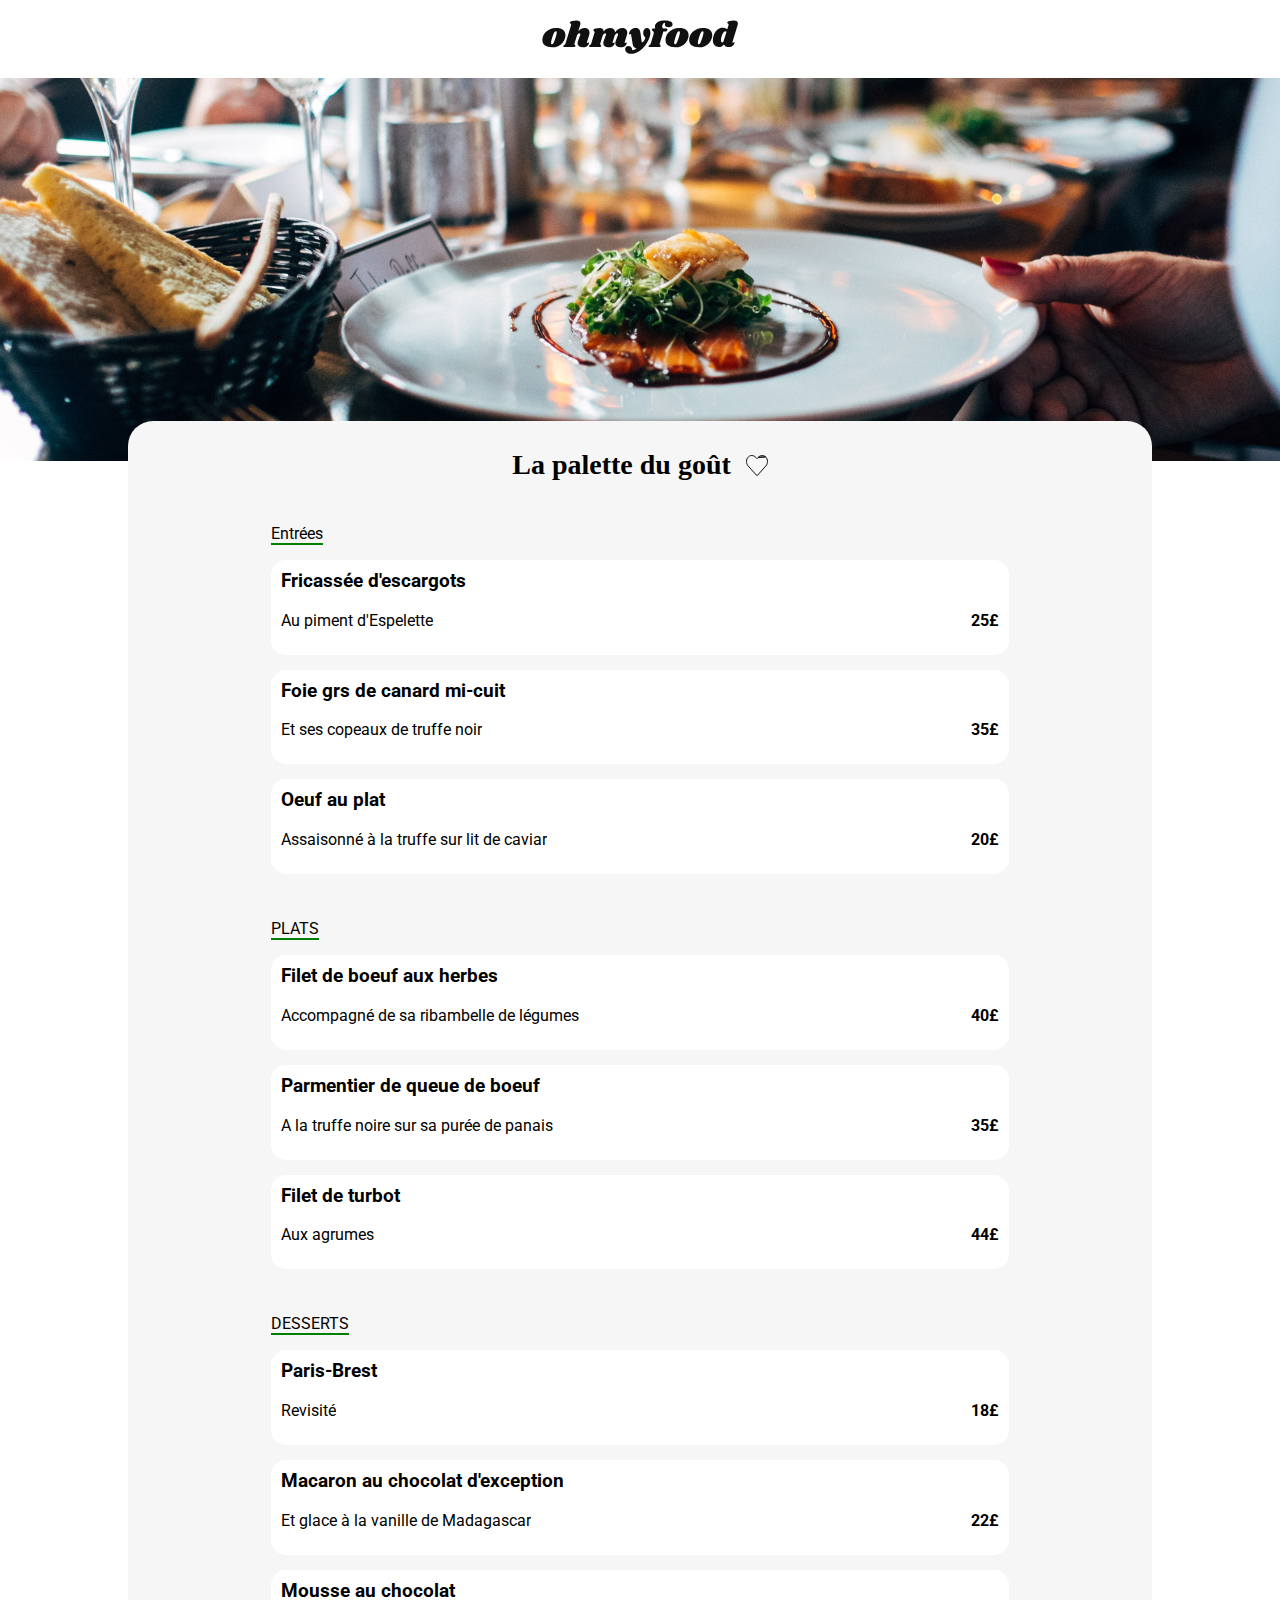
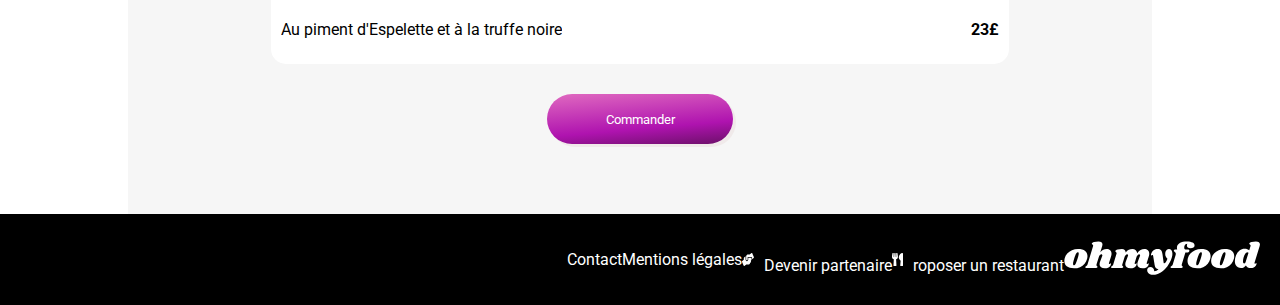
<file: page2.html>
<!DOCTYPE html>
<html lang="fr">
  <head>
    <meta charset="UTF-8" />
    <meta name="viewport" content="width=device-width,initial-scale=1.0" />
    <title>Oh my food</title>
    <link rel="stylesheet" href="SASS/style.css" />
    <link
      href="https://fonts.googleapis.com/css2?family=Roboto:wght@400;500;700&
    display=swap"
      rel="stylesheet"
    />
  </head>
  <body>
    <header>
      <div class="logo">
        <img src="assets/logo/ohmyfood@2x.svg" alt="logo" />
      </div>
      <link
        rel="stylesheet"
        href="https://cdnjs.cloudflare.com/ajax/libs/font-awesome/6.0.0-beta3/css/all.min.css"
      />
    </header>
    <main class="details">
      <section>
        <div class="img-menu">
          <img
            src="assets/restaurants/jay-wennington-N_Y88TWmGwA-unsplash.jpg"
          />
        </div>
        <div class="details-content">
          <div class="menu-title">
            <h3>La palette du goût</h3>
            <svg
              width="22"
              height="21"
              viewBox="0 0 22 21"
              fill="none"
              xmlns="http://www.w3.org/2000/svg"
            >
              <path
                d="M12.2208 2.40551L12.2206 2.40576L11.3741 3.35732L11.0005 3.77727L10.627 3.35732L9.78047 2.40576L9.77992 2.40514C7.78271 0.152585 4.59762 -0.169649 2.47664 1.80201C-0.0175439 4.1245 -0.15494 8.32357 2.0848 10.8495L10.399 20.2148C10.399 20.2149 10.399 20.2149 10.3991 20.2149C10.7372 20.5955 11.2595 20.5955 11.5977 20.2149C11.5977 20.2149 11.5978 20.2149 11.5978 20.2148L19.9122 10.8493L19.9123 10.8492C22.1559 8.32335 22.0186 4.12461 19.5245 1.80213L12.2208 2.40551ZM12.2208 2.40551C14.2226 0.15233 17.4035 -0.169452 19.5243 1.80187L12.2208 2.40551Z"
                stroke="#101010"
              />
            </svg>
          </div>
          <div class="plats">
            <p class="entree">Entrées</p>
            <div class="plat">
              <div class="detailsplat">
                <h3>Fricassée d'escargots</h3>
                <div class="plat-description">
                  <p>Au piment d'Espelette</p>
                  <p class="prix">25£</p>
                </div>
              </div>
              <div class="animation">
                <i class="fa-solid fa-check"></i>
              </div>
            </div>

            <div class="plat">
              <div class="detailsplat">
                <h3>Foie grs de canard mi-cuit</h3>
                <div class="plat-description">
                  <p>Et ses copeaux de truffe noir</p>
                  <p class="prix">35£</p>
                </div>
              </div>
              <div class="animation">
                <i class="fa-solid fa-check"></i>
              </div>
            </div>

            <div class="plat">
              <div class="detailsplat">
                <h3>Oeuf au plat</h3>
                <div class="plat-description">
                  <p>Assaisonné à la truffe sur lit de caviar</p>
                  <p class="prix">20£</p>
                </div>
              </div>
              <div class="animation">
                <i class="fa-solid fa-check"></i>
              </div>
            </div>
          </div>

          <div class="plats">
            <p class="entree">PLATS</p>

            <div class="plat">
              <div class="detailsplat">
                <h3>Filet de boeuf aux herbes</h3>
                <div class="plat-description">
                  <p>Accompagné de sa ribambelle de légumes</p>
                  <p class="prix">40£</p>
                </div>
              </div>
              <div class="animation">
                <i class="fa-solid fa-check"></i>
              </div>
            </div>

            <div class="plat">
              <div class="detailsplat">
                <h3>Parmentier de queue de boeuf</h3>
                <div class="plat-description">
                  <p>A la truffe noire sur sa purée de panais</p>
                  <p class="prix">35£</p>
                </div>
              </div>
              <div class="animation">
                <i class="fa-solid fa-check"></i>
              </div>
            </div>

            <div class="plat">
              <div class="detailsplat">
                <h3>Filet de turbot</h3>
                <div class="plat-description">
                  <p>Aux agrumes</p>
                  <p class="prix">44£</p>
                </div>
              </div>
              <div class="animation">
                <i class="fa-solid fa-check"></i>
              </div>
            </div>
          </div>

          <div class="plats">
            <p class="entree">DESSERTS</p>
            <div class="plat">
              <div class="detailsplat">
                <h3>Paris-Brest</h3>
                <div class="plat-description">
                  <p>Revisité</p>
                  <p class="prix">18£</p>
                </div>
              </div>
              <div class="animation">
                <i class="fa-solid fa-check"></i>
              </div>
            </div>
            <div class="plat">
              <div class="detailsplat">
                <h3>Macaron au chocolat d'exception</h3>
                <div class="plat-description">
                  <p>Et glace à la vanille de Madagascar</p>
                  <p class="prix">22£</p>
                </div>
              </div>
              <div class="animation">
                <i class="fa-solid fa-check"></i>
              </div>
            </div>
            <div class="plat">
              <div class="detailsplat">
                <h3>Mousse au chocolat</h3>
                <div class="plat-description">
                  <p>Au piment d'Espelette et à la truffe noire</p>
                  <p class="prix">23£</p>
                </div>
              </div>
              <div class="animation">
                <i class="fa-solid fa-check"></i>
              </div>
            </div>
          </div>
          <div class="commander">
            <button>Commander</button>
          </div>
        </div>
      </section>
    </main>
    <footer class="footer">
      <div class="imgfooter">
        <svg
          width="196"
          height="34"
          viewBox="0 0 196 34"
          fill="#ffffff"
          xmlns="http://www.w3.org/2000/svg"
        >
          <path
            d="M13.932 7.956C17.196 7.956 19.596 8.61599 21.132 9.936C22.692 11.256 23.472 12.984 23.472 15.12C23.472 15.84 23.376 16.644 23.184 17.532C22.728 19.5 21.876 21.228 20.628 22.716C19.38 24.18 17.844 25.32 16.02 26.136C14.22 26.928 12.264 27.324 10.152 27.324C6.81599 27.324 4.34399 26.664 2.73599 25.344C1.15199 24 0.359985 22.224 0.359985 20.016C0.359985 19.272 0.455985 18.444 0.647985 17.532C1.10399 15.66 1.96799 14.004 3.23999 12.564C4.53599 11.1 6.10799 9.972 7.95599 9.18C9.82799 8.364 11.82 7.956 13.932 7.956ZM13.824 11.16C13.32 11.16 12.78 11.616 12.204 12.528C11.652 13.416 10.992 15.108 10.224 17.604C9.45599 20.1 9.07199 21.852 9.07199 22.86C9.07199 23.388 9.15599 23.748 9.32399 23.94C9.49199 24.108 9.71999 24.192 10.008 24.192C10.512 24.24 11.028 23.808 11.556 22.896C12.108 21.984 12.792 20.208 13.608 17.568C14.352 15.24 14.724 13.548 14.724 12.492C14.724 11.988 14.64 11.64 14.472 11.448C14.328 11.256 14.112 11.16 13.824 11.16Z"
          />
          <path
            d="M44.9899 22.032C44.9419 22.128 44.9179 22.272 44.9179 22.464C44.9179 22.632 44.9539 22.764 45.0259 22.86C45.1219 22.956 45.2419 23.004 45.3859 23.004C45.6739 23.004 45.9139 22.884 46.1059 22.644C46.3219 22.38 46.4659 22.248 46.5379 22.248C46.6579 22.248 46.7539 22.332 46.8259 22.5C46.8979 22.644 46.9339 22.824 46.9339 23.04C46.9579 23.736 46.7299 24.42 46.2499 25.092C45.7699 25.74 45.0619 26.28 44.1259 26.712C43.2139 27.12 42.1099 27.324 40.8139 27.324C39.2299 27.324 37.9699 26.964 37.0339 26.244C36.0979 25.5 35.6179 24.516 35.5939 23.292C35.5939 22.404 35.8099 21.408 36.2419 20.304L38.2219 15.12C38.3419 14.808 38.4019 14.556 38.4019 14.364C38.4019 14.052 38.2939 13.812 38.0779 13.644C37.8859 13.452 37.6459 13.356 37.3579 13.356C36.9019 13.356 36.4339 13.572 35.9539 14.004C35.4979 14.412 35.1259 15.084 34.8379 16.02V15.948L32.5699 23.256C32.4979 23.544 32.4619 23.796 32.4619 24.012C32.4619 24.324 32.5219 24.576 32.6419 24.768C32.7619 24.936 32.9299 25.104 33.1459 25.272C33.3139 25.44 33.4339 25.584 33.5059 25.704C33.5779 25.8 33.5899 25.932 33.5419 26.1C33.4219 26.412 33.1819 26.64 32.8219 26.784C32.4619 26.928 31.9099 27 31.1659 27H22.9579C22.3339 27 21.8779 26.904 21.5899 26.712C21.3019 26.496 21.2059 26.22 21.3019 25.884C21.3979 25.596 21.6499 25.344 22.0579 25.128C22.4179 24.936 22.7179 24.708 22.9579 24.444C23.1979 24.18 23.4019 23.76 23.5699 23.184L29.0419 5.22C29.1139 5.004 29.1499 4.824 29.1499 4.68C29.1499 4.416 29.0779 4.2 28.9339 4.032C28.8139 3.864 28.6459 3.696 28.4299 3.528C28.1899 3.336 28.0099 3.168 27.8899 3.024C27.7939 2.88 27.7819 2.688 27.8539 2.448C27.9979 1.896 28.7539 1.416 30.1219 1.00799C31.4899 0.599996 32.9179 0.395996 34.4059 0.395996C35.7979 0.395996 36.8179 0.659996 37.4659 1.188C38.1379 1.716 38.4739 2.436 38.4739 3.348C38.4739 3.876 38.3899 4.392 38.2219 4.896L36.2779 11.232C37.2139 10.008 38.1979 9.156 39.2299 8.676C40.2859 8.196 41.4259 7.956 42.6499 7.956C44.1139 7.956 45.2899 8.4 46.1779 9.288C47.0899 10.176 47.5459 11.328 47.5459 12.744C47.5459 13.488 47.4259 14.22 47.1859 14.94L44.9899 22.032Z"
          />
          <path
            d="M82.7165 22.032C82.6685 22.128 82.6445 22.272 82.6445 22.464C82.6445 22.632 82.6805 22.764 82.7525 22.86C82.8485 22.956 82.9685 23.004 83.1125 23.004C83.4005 23.004 83.6405 22.884 83.8325 22.644C84.0485 22.38 84.1925 22.248 84.2645 22.248C84.3845 22.248 84.4805 22.332 84.5525 22.5C84.6245 22.644 84.6605 22.824 84.6605 23.04C84.6845 23.736 84.4565 24.42 83.9765 25.092C83.4965 25.74 82.7885 26.28 81.8525 26.712C80.9405 27.12 79.8365 27.324 78.5405 27.324C76.9565 27.324 75.6965 26.964 74.7605 26.244C73.8245 25.5 73.3445 24.516 73.3205 23.292C73.3205 22.404 73.5365 21.408 73.9685 20.304L75.9485 15.12C76.0685 14.808 76.1285 14.556 76.1285 14.364C76.1285 14.052 76.0205 13.812 75.8045 13.644C75.6125 13.452 75.3725 13.356 75.0845 13.356C74.6765 13.356 74.2565 13.536 73.8245 13.896C73.3925 14.256 73.0085 14.82 72.6725 15.588L70.6925 22.032C70.6445 22.128 70.6205 22.272 70.6205 22.464C70.6205 22.632 70.6565 22.764 70.7285 22.86C70.8245 22.956 70.9445 23.004 71.0885 23.004C71.3765 23.004 71.6165 22.884 71.8085 22.644C72.0245 22.38 72.1685 22.248 72.2405 22.248C72.3605 22.248 72.4565 22.332 72.5285 22.5C72.6005 22.644 72.6365 22.824 72.6365 23.04C72.6605 23.736 72.4325 24.42 71.9525 25.092C71.4725 25.74 70.7645 26.28 69.8285 26.712C68.9165 27.12 67.8125 27.324 66.5165 27.324C64.9325 27.324 63.6725 26.964 62.7365 26.244C61.8005 25.5 61.3205 24.516 61.2965 23.292C61.2965 22.404 61.5125 21.408 61.9445 20.304L63.9245 15.12C64.0445 14.808 64.1045 14.556 64.1045 14.364C64.1045 14.052 63.9965 13.812 63.7805 13.644C63.5885 13.452 63.3485 13.356 63.0605 13.356C62.6525 13.356 62.2325 13.536 61.8005 13.896C61.3685 14.232 61.0085 14.784 60.7205 15.552L58.3445 23.256C58.2485 23.52 58.2005 23.772 58.2005 24.012C58.2005 24.3 58.2605 24.54 58.3805 24.732C58.5005 24.9 58.6685 25.08 58.8845 25.272C59.0525 25.416 59.1725 25.548 59.2445 25.668C59.3165 25.788 59.3285 25.932 59.2805 26.1C59.1845 26.412 58.9565 26.64 58.5965 26.784C58.2365 26.928 57.6725 27 56.9045 27H48.6965C48.0725 27 47.6285 26.904 47.3645 26.712C47.0765 26.496 46.9685 26.22 47.0405 25.884C47.1365 25.596 47.3885 25.344 47.7965 25.128C48.1565 24.936 48.4565 24.708 48.6965 24.444C48.9365 24.18 49.1405 23.76 49.3085 23.184L52.5125 12.78C52.5605 12.66 52.5845 12.492 52.5845 12.276C52.5845 12.012 52.5245 11.808 52.4045 11.664C52.3085 11.52 52.1405 11.34 51.9005 11.124C51.6605 10.932 51.4925 10.764 51.3965 10.62C51.3005 10.476 51.2885 10.284 51.3605 10.044C51.5045 9.492 52.2605 9.012 53.6285 8.604C54.9965 8.172 56.4245 7.956 57.9125 7.956C59.0885 7.956 60.0125 8.28 60.6845 8.928C61.3805 9.576 61.7165 10.464 61.6925 11.592C62.6765 10.224 63.7085 9.276 64.7885 8.748C65.8925 8.22 67.0805 7.956 68.3525 7.956C69.7445 7.956 70.8725 8.364 71.7365 9.18C72.6245 9.972 73.1165 11.016 73.2125 12.312C74.2445 10.68 75.3485 9.552 76.5245 8.928C77.7005 8.28 78.9845 7.956 80.3765 7.956C81.8405 7.956 83.0165 8.4 83.9045 9.288C84.8165 10.176 85.2725 11.328 85.2725 12.744C85.2725 13.488 85.1525 14.22 84.9125 14.94L82.7165 22.032Z"
          />
          <path
            d="M104.932 7.956C105.988 7.956 106.828 8.388 107.452 9.252C108.1 10.092 108.424 11.244 108.424 12.708C108.424 13.98 108.196 15.348 107.74 16.812C106.852 19.764 105.424 22.548 103.456 25.164C101.512 27.78 99.2675 29.88 96.7235 31.464C94.2035 33.048 91.6836 33.84 89.1636 33.84C87.9156 33.84 86.8355 33.624 85.9235 33.192C85.0355 32.76 84.3635 32.184 83.9075 31.464C83.4275 30.744 83.1875 29.976 83.1875 29.16C83.1875 28.8 83.2475 28.404 83.3675 27.972C83.5835 27.3 83.9435 26.784 84.4475 26.424C84.9515 26.064 85.5516 25.884 86.2476 25.884C87.3516 25.884 88.2515 26.256 88.9475 27C89.6675 27.768 90.1236 28.812 90.3156 30.132C91.8516 30.06 93.2675 29.4 94.5635 28.152C93.3395 27.936 92.4275 27.528 91.8275 26.928C91.2515 26.304 90.8555 25.344 90.6395 24.048L89.1995 15.228C89.1275 14.772 89.0195 14.46 88.8755 14.292C88.7555 14.1 88.5876 14.004 88.3716 14.004C88.2036 14.004 87.9995 14.088 87.7595 14.256C87.5435 14.424 87.3875 14.508 87.2915 14.508C87.0995 14.508 87.0035 14.304 87.0035 13.896C87.0035 13.56 87.0635 13.2 87.1835 12.816C87.6155 11.448 88.4196 10.296 89.5956 9.36C90.7716 8.4 92.1395 7.92 93.6995 7.92C95.2355 7.92 96.3635 8.376 97.0835 9.288C97.8275 10.2 98.3076 11.604 98.5236 13.5L99.6035 21.42C99.6755 22.02 99.8915 22.32 100.252 22.32C100.684 22.32 101.188 21.936 101.764 21.168C102.34 20.376 102.904 19.26 103.456 17.82C102.736 17.172 102.184 16.428 101.8 15.588C101.416 14.748 101.224 13.848 101.224 12.888C101.224 12.144 101.32 11.472 101.512 10.872C101.8 9.912 102.244 9.192 102.844 8.712C103.468 8.208 104.164 7.956 104.932 7.956Z"
          />
          <path
            d="M122.864 0.395996C125.432 0.395996 127.352 0.791996 128.624 1.584C129.92 2.352 130.568 3.3 130.568 4.428C130.568 5.34 130.184 6.048 129.416 6.552C128.672 7.032 127.688 7.272 126.464 7.272C125.336 7.272 124.46 6.996 123.836 6.444C123.212 5.892 122.9 5.208 122.9 4.392C122.9 3.888 123.056 3.36 123.368 2.808C122.648 2.808 122.048 2.988 121.568 3.348C121.088 3.684 120.716 4.272 120.452 5.112C120.308 5.64 120.236 6.132 120.236 6.588C120.236 7.164 120.332 7.62 120.524 7.956C120.74 8.268 121.04 8.424 121.424 8.424H123.548C124.796 8.424 125.42 8.808 125.42 9.576C125.42 9.672 125.396 9.816 125.348 10.008C125.204 10.536 124.904 10.932 124.448 11.196C124.016 11.46 123.356 11.592 122.468 11.592H121.388L117.824 23.256C117.752 23.544 117.716 23.796 117.716 24.012C117.716 24.324 117.776 24.576 117.896 24.768C118.016 24.936 118.184 25.104 118.4 25.272C118.568 25.44 118.688 25.584 118.76 25.704C118.832 25.8 118.844 25.932 118.796 26.1C118.676 26.412 118.436 26.64 118.076 26.784C117.716 26.928 117.164 27 116.42 27H108.212C107.588 27 107.132 26.904 106.844 26.712C106.556 26.496 106.46 26.22 106.556 25.884C106.652 25.596 106.904 25.344 107.312 25.128C107.672 24.936 107.972 24.708 108.212 24.444C108.452 24.18 108.656 23.76 108.824 23.184L111.632 13.968C111.752 13.608 111.812 13.236 111.812 12.852C111.812 12.372 111.704 12 111.488 11.736C111.296 11.448 110.996 11.136 110.588 10.8C110.324 10.584 110.12 10.404 109.976 10.26C109.856 10.092 109.796 9.9 109.796 9.684C109.772 9.228 109.928 8.904 110.264 8.712C110.624 8.52 111.296 8.424 112.28 8.424H113.18C113.012 7.824 112.928 7.224 112.928 6.624C112.928 6.024 113.036 5.4 113.252 4.752C113.708 3.528 114.68 2.496 116.168 1.65599C117.68 0.815996 119.912 0.395996 122.864 0.395996Z"
          />
          <path
            d="M137.084 7.956C140.348 7.956 142.748 8.61599 144.284 9.936C145.844 11.256 146.624 12.984 146.624 15.12C146.624 15.84 146.528 16.644 146.336 17.532C145.88 19.5 145.028 21.228 143.78 22.716C142.532 24.18 140.996 25.32 139.172 26.136C137.372 26.928 135.416 27.324 133.304 27.324C129.968 27.324 127.496 26.664 125.888 25.344C124.304 24 123.512 22.224 123.512 20.016C123.512 19.272 123.608 18.444 123.8 17.532C124.256 15.66 125.12 14.004 126.392 12.564C127.688 11.1 129.26 9.972 131.108 9.18C132.98 8.364 134.972 7.956 137.084 7.956ZM136.976 11.16C136.472 11.16 135.932 11.616 135.356 12.528C134.804 13.416 134.144 15.108 133.376 17.604C132.608 20.1 132.224 21.852 132.224 22.86C132.224 23.388 132.308 23.748 132.476 23.94C132.644 24.108 132.872 24.192 133.16 24.192C133.664 24.24 134.18 23.808 134.708 22.896C135.26 21.984 135.944 20.208 136.76 17.568C137.504 15.24 137.876 13.548 137.876 12.492C137.876 11.988 137.792 11.64 137.624 11.448C137.48 11.256 137.264 11.16 136.976 11.16Z"
          />
          <path
            d="M160.709 7.956C163.973 7.956 166.373 8.61599 167.909 9.936C169.469 11.256 170.249 12.984 170.249 15.12C170.249 15.84 170.153 16.644 169.961 17.532C169.505 19.5 168.653 21.228 167.405 22.716C166.157 24.18 164.621 25.32 162.797 26.136C160.997 26.928 159.041 27.324 156.929 27.324C153.593 27.324 151.121 26.664 149.513 25.344C147.929 24 147.137 22.224 147.137 20.016C147.137 19.272 147.233 18.444 147.425 17.532C147.881 15.66 148.745 14.004 150.017 12.564C151.313 11.1 152.885 9.972 154.733 9.18C156.605 8.364 158.597 7.956 160.709 7.956ZM160.601 11.16C160.097 11.16 159.557 11.616 158.981 12.528C158.429 13.416 157.769 15.108 157.001 17.604C156.233 20.1 155.849 21.852 155.849 22.86C155.849 23.388 155.933 23.748 156.101 23.94C156.269 24.108 156.497 24.192 156.785 24.192C157.289 24.24 157.805 23.808 158.333 22.896C158.885 21.984 159.569 20.208 160.385 17.568C161.129 15.24 161.501 13.548 161.501 12.492C161.501 11.988 161.417 11.64 161.249 11.448C161.105 11.256 160.889 11.16 160.601 11.16Z"
          />
          <path
            d="M190.526 21.816C190.478 22.008 190.454 22.14 190.454 22.212C190.454 22.38 190.502 22.512 190.598 22.608C190.694 22.704 190.814 22.752 190.958 22.752C191.246 22.752 191.486 22.632 191.678 22.392C191.894 22.128 192.038 21.996 192.11 21.996C192.23 21.996 192.326 22.08 192.398 22.248C192.47 22.416 192.506 22.608 192.506 22.824C192.53 23.472 192.278 24.132 191.75 24.804C191.246 25.476 190.562 26.028 189.698 26.46C188.834 26.892 187.898 27.108 186.89 27.108C185.69 27.108 184.646 26.88 183.758 26.424C182.87 25.968 182.258 25.368 181.922 24.624C181.274 25.464 180.53 26.088 179.69 26.496C178.85 26.904 177.962 27.108 177.026 27.108C175.922 27.108 174.89 26.832 173.93 26.28C172.994 25.728 172.238 24.948 171.662 23.94C171.11 22.908 170.834 21.744 170.834 20.448C170.834 18.264 171.242 16.212 172.058 14.292C172.898 12.348 174.062 10.788 175.55 9.612C177.038 8.412 178.73 7.812 180.626 7.812C181.658 7.812 182.534 7.932 183.254 8.172C183.998 8.412 184.67 8.772 185.27 9.252L186.494 5.22C186.566 5.004 186.602 4.824 186.602 4.68C186.602 4.416 186.53 4.2 186.386 4.032C186.266 3.864 186.098 3.696 185.882 3.528C185.642 3.336 185.462 3.168 185.342 3.024C185.246 2.88 185.234 2.688 185.306 2.448C185.45 1.896 186.206 1.416 187.574 1.00799C188.942 0.599996 190.37 0.395996 191.858 0.395996C193.25 0.395996 194.27 0.659996 194.918 1.188C195.59 1.716 195.926 2.436 195.926 3.348C195.926 3.876 195.842 4.392 195.674 4.896L190.526 21.816ZM184.514 11.7C184.13 11.364 183.71 11.196 183.254 11.196C182.558 11.196 181.874 11.712 181.202 12.744C180.53 13.776 179.99 15.024 179.582 16.488C179.174 17.952 178.982 19.272 179.006 20.448C179.006 21.768 179.438 22.428 180.302 22.428C180.614 22.428 180.878 22.308 181.094 22.068C181.31 21.804 181.514 21.384 181.706 20.808L184.514 11.7Z"
          />
        </svg>
      </div>

      <div class="footer-restaurant">
        <svg
          width="11"
          height="13"
          viewBox="0 0 11 13"
          fill="none"
          xmlns="http://www.w3.org/2000/svg"
        >
          <path
            d="M5.49736 0.385973C5.51851 0.505308 5.92308 2.78538 5.92308 3.65628C5.92308 4.9842 5.18798 5.93127 4.1012 6.31213L4.44231 12.3576C4.46082 12.7055 4.1726 13 3.80769 13H2.11538C1.75313 13 1.46226 12.708 1.48077 12.3576L1.82188 6.31213C0.732452 5.93127 0 4.98166 0 3.65628C0 2.78284 0.404567 0.505308 0.425721 0.385973C0.510337 -0.129456 1.62356 -0.137073 1.69231 0.413902V3.99905C1.72668 4.08538 2.09159 4.0803 2.11538 3.99905C2.1524 3.35667 2.32428 0.464683 2.32692 0.398668C2.41418 -0.129456 3.50889 -0.129456 3.59351 0.398668C3.5988 0.467223 3.76803 3.35667 3.80505 3.99905C3.82885 4.0803 4.19639 4.08538 4.22813 3.99905V0.413902C4.29688 -0.134534 5.41274 -0.129456 5.49736 0.385973ZM8.64928 7.64005L8.25264 12.3398C8.22091 12.6953 8.51442 13 8.88462 13H10.3654C10.7171 13 11 12.7283 11 12.3906V0.60941C11 0.274254 10.7171 3.62896e-05 10.3654 3.62896e-05C8.18389 3.62896e-05 4.51106 4.53225 8.64928 7.64005Z"
            fill="white"
          />
        </svg>
        <p>roposer un restaurant</p>
      </div>
      <div class="footer-restaurant">
        <svg
          width="12"
          height="13"
          viewBox="0 0 12 13"
          fill="none"
          xmlns="http://www.w3.org/2000/svg"
        >
          <path
            d="M9.08765 4.87486H6.2572V6.29686C6.2572 7.30495 5.65573 8.12514 4.91646 8.12514C4.1772 8.12514 3.57573 7.30495 3.57573 6.29686V3.2091L2.3672 4.19941C2.00781 4.49143 1.78808 5.02214 1.78808 5.59094V6.79202L0.298367 7.96516C0.0134597 8.18862 -0.0852336 8.68632 0.0804966 9.07483L1.57021 12.5943C1.73407 12.9828 2.09905 13.1148 2.38396 12.8914L4.30941 11.3754H6.85309C7.51042 11.3754 8.04485 10.6466 8.04485 9.75027H8.3428C8.67239 9.75027 8.93868 9.38716 8.93868 8.93771V7.31257H9.08765C9.33531 7.31257 9.53456 7.04087 9.53456 6.70314V5.48429C9.53456 5.14656 9.33531 4.87486 9.08765 4.87486ZM11.838 3.92517L10.3483 0.405735C10.1844 0.0172256 9.81947 -0.114817 9.53456 0.10864L7.60911 1.62459H5.70601C5.48255 1.62459 5.26468 1.71092 5.07475 1.8709L4.45093 2.40161C4.27589 2.54888 4.17161 2.81043 4.17161 3.08975V6.29686C4.17161 6.85804 4.50493 7.31257 4.91646 7.31257C5.328 7.31257 5.66132 6.85804 5.66132 6.29686V4.06229H9.08765C9.66305 4.06229 10.1304 4.69965 10.1304 5.48429V6.20798L11.6202 5.03484C11.9051 4.80884 12.0019 4.31368 11.838 3.92517Z"
            fill="white"
          />
        </svg>
        <p>Devenir partenaire</p>
      </div>
      <p>Mentions légales</p>
      <p>Contact</p>
    </footer>
  </body>
</html>
</file>
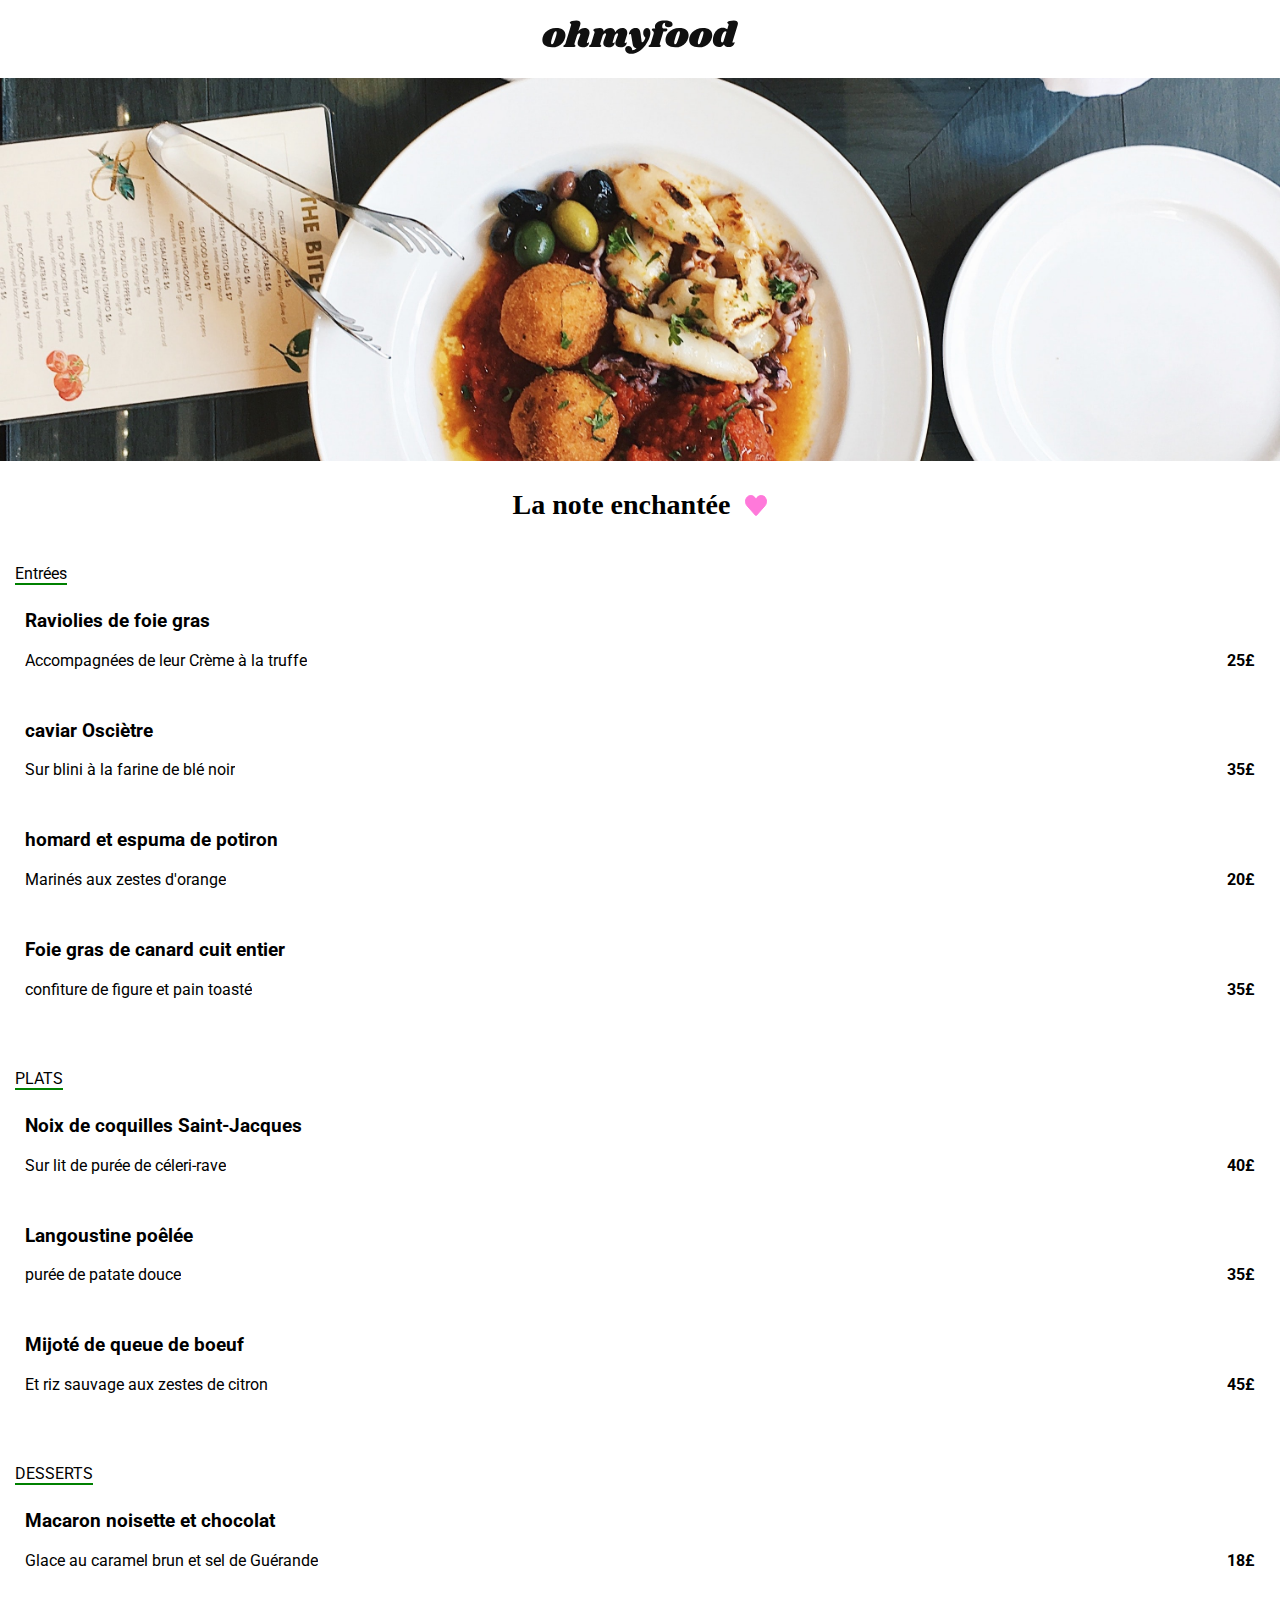
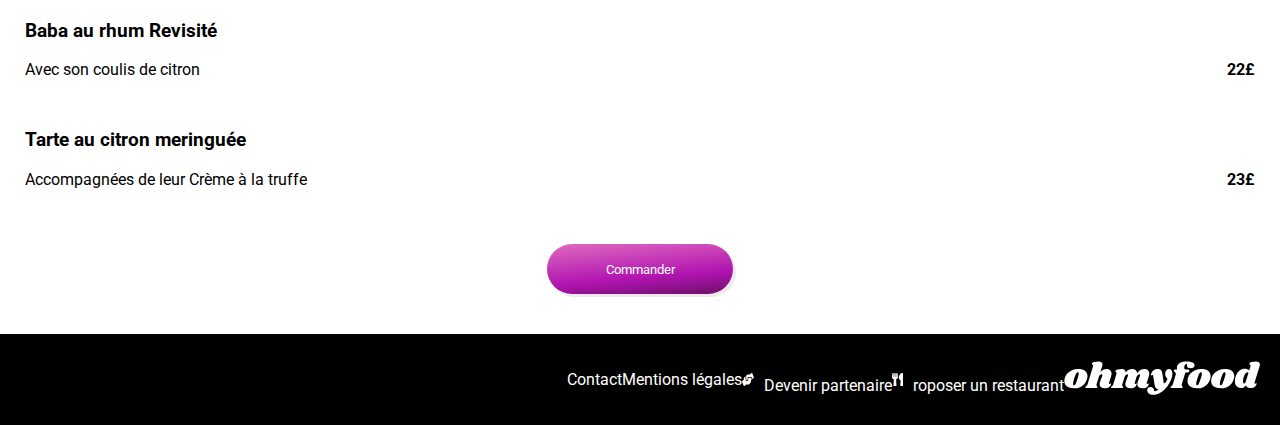
<file: page3.html>
<!DOCTYPE html>
<html lang="fr">
  <head>
    <meta charset="UTF-8" />
    <meta name="viewport" content="width=device-width,initial-scale=1.0" />
    <title>Oh my food</title>
    <link rel="stylesheet" href="SASS/style.css" />
    <link
      href="https://fonts.googleapis.com/css2?family=Roboto:wght@400;500;700&
    display=swap"
      rel="stylesheet"
    />
  </head>
  <body>
    <header>
      <div class="logo">
        <img src="assets/logo/ohmyfood@2x.svg" alt="logo" />
      </div>
      <link
        rel="stylesheet"
        href="https://cdnjs.cloudflare.com/ajax/libs/font-awesome/6.0.0-beta3/css/all.min.css"
      />
    </header>
    <main class="details">
      <section>
        <div class="img-menu">
          <img src="assets/restaurants/stil-u2Lp8tXIcjw-unsplash.jpg" />
        </div>
        <div class="menu-title">
          <h3>La note enchantée</h3>
          <svg
            class="violet"
            width="22"
            height="21"
            viewBox="0 0 22 21"
            fill="none"
            xmlns="http://www.w3.org/2000/svg"
          >
            <path
              d="M12.2208 2.40551L12.2206 2.40576L11.3741 3.35732L11.0005 3.77727L10.627 3.35732L9.78047 2.40576L9.77992 2.40514C7.78271 0.152585 4.59762 -0.169649 2.47664 1.80201C-0.0175439 4.1245 -0.15494 8.32357 2.0848 10.8495L10.399 20.2148C10.399 20.2149 10.399 20.2149 10.3991 20.2149C10.7372 20.5955 11.2595 20.5955 11.5977 20.2149C11.5977 20.2149 11.5978 20.2149 11.5978 20.2148L19.9122 10.8493L19.9123 10.8492C22.1559 8.32335 22.0186 4.12461 19.5245 1.80213L12.2208 2.40551ZM12.2208 2.40551C14.2226 0.15233 17.4035 -0.169452 19.5243 1.80187L12.2208 2.40551Z"
              stroke="#ff79da"
            />
          </svg>
        </div>
        <div class="plats">
          <p class="entree">Entrées</p>
          <div class="plat">
            <div class="detailsplat">
              <h3>Raviolies de foie gras</h3>
              <div class="plat-description">
                <p>Accompagnées de leur Crème à la truffe</p>
                <p class="prix">25£</p>
              </div>
            </div>
            <div class="animation">
              <i class="fa-solid fa-check"></i>
            </div>
          </div>
          <div class="plat">
            <div class="detailsplat">
              <h3>caviar Osciètre</h3>
              <div class="plat-description">
                <p>Sur blini à la farine de blé noir</p>
                <p class="prix">35£</p>
              </div>
            </div>
            <div class="animation">
              <i class="fa-solid fa-check"></i>
            </div>
          </div>
          <div class="plat">
            <div class="detailsplat">
              <h3>homard et espuma de potiron</h3>
              <div class="plat-description">
                <p>Marinés aux zestes d'orange</p>
                <p class="prix">20£</p>
              </div>
            </div>
            <div class="animation">
              <i class="fa-solid fa-check"></i>
            </div>
          </div>
          <div class="plat">
            <div class="detailsplat">
              <h3>Foie gras de canard cuit entier</h3>
              <div class="plat-description">
                <p>confiture de figure et pain toasté</p>
                <p class="prix">35£</p>
              </div>
            </div>
            <div class="animation">
              <i class="fa-solid fa-check"></i>
            </div>
          </div>
        </div>
        <div class="plats">
          <p class="entree">PLATS</p>
          <div class="plat">
            <div class="detailsplat">
              <h3>Noix de coquilles Saint-Jacques</h3>
              <div class="plat-description">
                <p>Sur lit de purée de céleri-rave</p>
                <p class="prix">40£</p>
              </div>
            </div>
            <div class="animation">
              <i class="fa-solid fa-check"></i>
            </div>
          </div>
          <div class="plat">
            <div class="detailsplat">
              <h3>Langoustine poêlée</h3>
              <div class="plat-description">
                <p>purée de patate douce</p>
                <p class="prix">35£</p>
              </div>
            </div>
            <div class="animation">
              <i class="fa-solid fa-check"></i>
            </div>
          </div>
          <div class="plat">
            <div class="detailsplat">
              <h3>Mijoté de queue de boeuf</h3>
              <div class="plat-description">
                <p>Et riz sauvage aux zestes de citron</p>
                <p class="prix">45£</p>
              </div>
            </div>
            <div class="animation">
              <i class="fa-solid fa-check"></i>
            </div>
          </div>
        </div>

        <div class="plats">
          <p class="entree">DESSERTS</p>
          <div class="plat">
            <div class="detailsplat">
              <h3>Macaron noisette et chocolat</h3>
              <div class="plat-description">
                <p>Glace au caramel brun et sel de Guérande</p>
                <p class="prix">18£</p>
              </div>
            </div>
            <div class="animation">
              <i class="fa-solid fa-check"></i>
            </div>
          </div>
          <div class="plat">
            <div class="detailsplat">
              <h3>Baba au rhum Revisité</h3>
              <div class="plat-description">
                <p>Avec son coulis de citron</p>
                <p class="prix">22£</p>
              </div>
            </div>
            <div class="animation">
              <i class="fa-solid fa-check"></i>
            </div>
          </div>
          <div class="plat">
            <div class="detailsplat">
              <h3>Tarte au citron meringuée</h3>
              <div class="plat-description">
                <p>Accompagnées de leur Crème à la truffe</p>
                <p class="prix">23£</p>
              </div>
            </div>
            <div class="animation">
              <i class="fa-solid fa-check"></i>
            </div>
          </div>
        </div>
        <div class="commander">
          <button>Commander</button>
        </div>
      </section>
    </main>
    <footer class="footer">
      <div class="imgfooter">
        <svg
          width="196"
          height="34"
          viewBox="0 0 196 34"
          fill="#ffffff"
          xmlns="http://www.w3.org/2000/svg"
        >
          <path
            d="M13.932 7.956C17.196 7.956 19.596 8.61599 21.132 9.936C22.692 11.256 23.472 12.984 23.472 15.12C23.472 15.84 23.376 16.644 23.184 17.532C22.728 19.5 21.876 21.228 20.628 22.716C19.38 24.18 17.844 25.32 16.02 26.136C14.22 26.928 12.264 27.324 10.152 27.324C6.81599 27.324 4.34399 26.664 2.73599 25.344C1.15199 24 0.359985 22.224 0.359985 20.016C0.359985 19.272 0.455985 18.444 0.647985 17.532C1.10399 15.66 1.96799 14.004 3.23999 12.564C4.53599 11.1 6.10799 9.972 7.95599 9.18C9.82799 8.364 11.82 7.956 13.932 7.956ZM13.824 11.16C13.32 11.16 12.78 11.616 12.204 12.528C11.652 13.416 10.992 15.108 10.224 17.604C9.45599 20.1 9.07199 21.852 9.07199 22.86C9.07199 23.388 9.15599 23.748 9.32399 23.94C9.49199 24.108 9.71999 24.192 10.008 24.192C10.512 24.24 11.028 23.808 11.556 22.896C12.108 21.984 12.792 20.208 13.608 17.568C14.352 15.24 14.724 13.548 14.724 12.492C14.724 11.988 14.64 11.64 14.472 11.448C14.328 11.256 14.112 11.16 13.824 11.16Z"
          />
          <path
            d="M44.9899 22.032C44.9419 22.128 44.9179 22.272 44.9179 22.464C44.9179 22.632 44.9539 22.764 45.0259 22.86C45.1219 22.956 45.2419 23.004 45.3859 23.004C45.6739 23.004 45.9139 22.884 46.1059 22.644C46.3219 22.38 46.4659 22.248 46.5379 22.248C46.6579 22.248 46.7539 22.332 46.8259 22.5C46.8979 22.644 46.9339 22.824 46.9339 23.04C46.9579 23.736 46.7299 24.42 46.2499 25.092C45.7699 25.74 45.0619 26.28 44.1259 26.712C43.2139 27.12 42.1099 27.324 40.8139 27.324C39.2299 27.324 37.9699 26.964 37.0339 26.244C36.0979 25.5 35.6179 24.516 35.5939 23.292C35.5939 22.404 35.8099 21.408 36.2419 20.304L38.2219 15.12C38.3419 14.808 38.4019 14.556 38.4019 14.364C38.4019 14.052 38.2939 13.812 38.0779 13.644C37.8859 13.452 37.6459 13.356 37.3579 13.356C36.9019 13.356 36.4339 13.572 35.9539 14.004C35.4979 14.412 35.1259 15.084 34.8379 16.02V15.948L32.5699 23.256C32.4979 23.544 32.4619 23.796 32.4619 24.012C32.4619 24.324 32.5219 24.576 32.6419 24.768C32.7619 24.936 32.9299 25.104 33.1459 25.272C33.3139 25.44 33.4339 25.584 33.5059 25.704C33.5779 25.8 33.5899 25.932 33.5419 26.1C33.4219 26.412 33.1819 26.64 32.8219 26.784C32.4619 26.928 31.9099 27 31.1659 27H22.9579C22.3339 27 21.8779 26.904 21.5899 26.712C21.3019 26.496 21.2059 26.22 21.3019 25.884C21.3979 25.596 21.6499 25.344 22.0579 25.128C22.4179 24.936 22.7179 24.708 22.9579 24.444C23.1979 24.18 23.4019 23.76 23.5699 23.184L29.0419 5.22C29.1139 5.004 29.1499 4.824 29.1499 4.68C29.1499 4.416 29.0779 4.2 28.9339 4.032C28.8139 3.864 28.6459 3.696 28.4299 3.528C28.1899 3.336 28.0099 3.168 27.8899 3.024C27.7939 2.88 27.7819 2.688 27.8539 2.448C27.9979 1.896 28.7539 1.416 30.1219 1.00799C31.4899 0.599996 32.9179 0.395996 34.4059 0.395996C35.7979 0.395996 36.8179 0.659996 37.4659 1.188C38.1379 1.716 38.4739 2.436 38.4739 3.348C38.4739 3.876 38.3899 4.392 38.2219 4.896L36.2779 11.232C37.2139 10.008 38.1979 9.156 39.2299 8.676C40.2859 8.196 41.4259 7.956 42.6499 7.956C44.1139 7.956 45.2899 8.4 46.1779 9.288C47.0899 10.176 47.5459 11.328 47.5459 12.744C47.5459 13.488 47.4259 14.22 47.1859 14.94L44.9899 22.032Z"
          />
          <path
            d="M82.7165 22.032C82.6685 22.128 82.6445 22.272 82.6445 22.464C82.6445 22.632 82.6805 22.764 82.7525 22.86C82.8485 22.956 82.9685 23.004 83.1125 23.004C83.4005 23.004 83.6405 22.884 83.8325 22.644C84.0485 22.38 84.1925 22.248 84.2645 22.248C84.3845 22.248 84.4805 22.332 84.5525 22.5C84.6245 22.644 84.6605 22.824 84.6605 23.04C84.6845 23.736 84.4565 24.42 83.9765 25.092C83.4965 25.74 82.7885 26.28 81.8525 26.712C80.9405 27.12 79.8365 27.324 78.5405 27.324C76.9565 27.324 75.6965 26.964 74.7605 26.244C73.8245 25.5 73.3445 24.516 73.3205 23.292C73.3205 22.404 73.5365 21.408 73.9685 20.304L75.9485 15.12C76.0685 14.808 76.1285 14.556 76.1285 14.364C76.1285 14.052 76.0205 13.812 75.8045 13.644C75.6125 13.452 75.3725 13.356 75.0845 13.356C74.6765 13.356 74.2565 13.536 73.8245 13.896C73.3925 14.256 73.0085 14.82 72.6725 15.588L70.6925 22.032C70.6445 22.128 70.6205 22.272 70.6205 22.464C70.6205 22.632 70.6565 22.764 70.7285 22.86C70.8245 22.956 70.9445 23.004 71.0885 23.004C71.3765 23.004 71.6165 22.884 71.8085 22.644C72.0245 22.38 72.1685 22.248 72.2405 22.248C72.3605 22.248 72.4565 22.332 72.5285 22.5C72.6005 22.644 72.6365 22.824 72.6365 23.04C72.6605 23.736 72.4325 24.42 71.9525 25.092C71.4725 25.74 70.7645 26.28 69.8285 26.712C68.9165 27.12 67.8125 27.324 66.5165 27.324C64.9325 27.324 63.6725 26.964 62.7365 26.244C61.8005 25.5 61.3205 24.516 61.2965 23.292C61.2965 22.404 61.5125 21.408 61.9445 20.304L63.9245 15.12C64.0445 14.808 64.1045 14.556 64.1045 14.364C64.1045 14.052 63.9965 13.812 63.7805 13.644C63.5885 13.452 63.3485 13.356 63.0605 13.356C62.6525 13.356 62.2325 13.536 61.8005 13.896C61.3685 14.232 61.0085 14.784 60.7205 15.552L58.3445 23.256C58.2485 23.52 58.2005 23.772 58.2005 24.012C58.2005 24.3 58.2605 24.54 58.3805 24.732C58.5005 24.9 58.6685 25.08 58.8845 25.272C59.0525 25.416 59.1725 25.548 59.2445 25.668C59.3165 25.788 59.3285 25.932 59.2805 26.1C59.1845 26.412 58.9565 26.64 58.5965 26.784C58.2365 26.928 57.6725 27 56.9045 27H48.6965C48.0725 27 47.6285 26.904 47.3645 26.712C47.0765 26.496 46.9685 26.22 47.0405 25.884C47.1365 25.596 47.3885 25.344 47.7965 25.128C48.1565 24.936 48.4565 24.708 48.6965 24.444C48.9365 24.18 49.1405 23.76 49.3085 23.184L52.5125 12.78C52.5605 12.66 52.5845 12.492 52.5845 12.276C52.5845 12.012 52.5245 11.808 52.4045 11.664C52.3085 11.52 52.1405 11.34 51.9005 11.124C51.6605 10.932 51.4925 10.764 51.3965 10.62C51.3005 10.476 51.2885 10.284 51.3605 10.044C51.5045 9.492 52.2605 9.012 53.6285 8.604C54.9965 8.172 56.4245 7.956 57.9125 7.956C59.0885 7.956 60.0125 8.28 60.6845 8.928C61.3805 9.576 61.7165 10.464 61.6925 11.592C62.6765 10.224 63.7085 9.276 64.7885 8.748C65.8925 8.22 67.0805 7.956 68.3525 7.956C69.7445 7.956 70.8725 8.364 71.7365 9.18C72.6245 9.972 73.1165 11.016 73.2125 12.312C74.2445 10.68 75.3485 9.552 76.5245 8.928C77.7005 8.28 78.9845 7.956 80.3765 7.956C81.8405 7.956 83.0165 8.4 83.9045 9.288C84.8165 10.176 85.2725 11.328 85.2725 12.744C85.2725 13.488 85.1525 14.22 84.9125 14.94L82.7165 22.032Z"
          />
          <path
            d="M104.932 7.956C105.988 7.956 106.828 8.388 107.452 9.252C108.1 10.092 108.424 11.244 108.424 12.708C108.424 13.98 108.196 15.348 107.74 16.812C106.852 19.764 105.424 22.548 103.456 25.164C101.512 27.78 99.2675 29.88 96.7235 31.464C94.2035 33.048 91.6836 33.84 89.1636 33.84C87.9156 33.84 86.8355 33.624 85.9235 33.192C85.0355 32.76 84.3635 32.184 83.9075 31.464C83.4275 30.744 83.1875 29.976 83.1875 29.16C83.1875 28.8 83.2475 28.404 83.3675 27.972C83.5835 27.3 83.9435 26.784 84.4475 26.424C84.9515 26.064 85.5516 25.884 86.2476 25.884C87.3516 25.884 88.2515 26.256 88.9475 27C89.6675 27.768 90.1236 28.812 90.3156 30.132C91.8516 30.06 93.2675 29.4 94.5635 28.152C93.3395 27.936 92.4275 27.528 91.8275 26.928C91.2515 26.304 90.8555 25.344 90.6395 24.048L89.1995 15.228C89.1275 14.772 89.0195 14.46 88.8755 14.292C88.7555 14.1 88.5876 14.004 88.3716 14.004C88.2036 14.004 87.9995 14.088 87.7595 14.256C87.5435 14.424 87.3875 14.508 87.2915 14.508C87.0995 14.508 87.0035 14.304 87.0035 13.896C87.0035 13.56 87.0635 13.2 87.1835 12.816C87.6155 11.448 88.4196 10.296 89.5956 9.36C90.7716 8.4 92.1395 7.92 93.6995 7.92C95.2355 7.92 96.3635 8.376 97.0835 9.288C97.8275 10.2 98.3076 11.604 98.5236 13.5L99.6035 21.42C99.6755 22.02 99.8915 22.32 100.252 22.32C100.684 22.32 101.188 21.936 101.764 21.168C102.34 20.376 102.904 19.26 103.456 17.82C102.736 17.172 102.184 16.428 101.8 15.588C101.416 14.748 101.224 13.848 101.224 12.888C101.224 12.144 101.32 11.472 101.512 10.872C101.8 9.912 102.244 9.192 102.844 8.712C103.468 8.208 104.164 7.956 104.932 7.956Z"
          />
          <path
            d="M122.864 0.395996C125.432 0.395996 127.352 0.791996 128.624 1.584C129.92 2.352 130.568 3.3 130.568 4.428C130.568 5.34 130.184 6.048 129.416 6.552C128.672 7.032 127.688 7.272 126.464 7.272C125.336 7.272 124.46 6.996 123.836 6.444C123.212 5.892 122.9 5.208 122.9 4.392C122.9 3.888 123.056 3.36 123.368 2.808C122.648 2.808 122.048 2.988 121.568 3.348C121.088 3.684 120.716 4.272 120.452 5.112C120.308 5.64 120.236 6.132 120.236 6.588C120.236 7.164 120.332 7.62 120.524 7.956C120.74 8.268 121.04 8.424 121.424 8.424H123.548C124.796 8.424 125.42 8.808 125.42 9.576C125.42 9.672 125.396 9.816 125.348 10.008C125.204 10.536 124.904 10.932 124.448 11.196C124.016 11.46 123.356 11.592 122.468 11.592H121.388L117.824 23.256C117.752 23.544 117.716 23.796 117.716 24.012C117.716 24.324 117.776 24.576 117.896 24.768C118.016 24.936 118.184 25.104 118.4 25.272C118.568 25.44 118.688 25.584 118.76 25.704C118.832 25.8 118.844 25.932 118.796 26.1C118.676 26.412 118.436 26.64 118.076 26.784C117.716 26.928 117.164 27 116.42 27H108.212C107.588 27 107.132 26.904 106.844 26.712C106.556 26.496 106.46 26.22 106.556 25.884C106.652 25.596 106.904 25.344 107.312 25.128C107.672 24.936 107.972 24.708 108.212 24.444C108.452 24.18 108.656 23.76 108.824 23.184L111.632 13.968C111.752 13.608 111.812 13.236 111.812 12.852C111.812 12.372 111.704 12 111.488 11.736C111.296 11.448 110.996 11.136 110.588 10.8C110.324 10.584 110.12 10.404 109.976 10.26C109.856 10.092 109.796 9.9 109.796 9.684C109.772 9.228 109.928 8.904 110.264 8.712C110.624 8.52 111.296 8.424 112.28 8.424H113.18C113.012 7.824 112.928 7.224 112.928 6.624C112.928 6.024 113.036 5.4 113.252 4.752C113.708 3.528 114.68 2.496 116.168 1.65599C117.68 0.815996 119.912 0.395996 122.864 0.395996Z"
          />
          <path
            d="M137.084 7.956C140.348 7.956 142.748 8.61599 144.284 9.936C145.844 11.256 146.624 12.984 146.624 15.12C146.624 15.84 146.528 16.644 146.336 17.532C145.88 19.5 145.028 21.228 143.78 22.716C142.532 24.18 140.996 25.32 139.172 26.136C137.372 26.928 135.416 27.324 133.304 27.324C129.968 27.324 127.496 26.664 125.888 25.344C124.304 24 123.512 22.224 123.512 20.016C123.512 19.272 123.608 18.444 123.8 17.532C124.256 15.66 125.12 14.004 126.392 12.564C127.688 11.1 129.26 9.972 131.108 9.18C132.98 8.364 134.972 7.956 137.084 7.956ZM136.976 11.16C136.472 11.16 135.932 11.616 135.356 12.528C134.804 13.416 134.144 15.108 133.376 17.604C132.608 20.1 132.224 21.852 132.224 22.86C132.224 23.388 132.308 23.748 132.476 23.94C132.644 24.108 132.872 24.192 133.16 24.192C133.664 24.24 134.18 23.808 134.708 22.896C135.26 21.984 135.944 20.208 136.76 17.568C137.504 15.24 137.876 13.548 137.876 12.492C137.876 11.988 137.792 11.64 137.624 11.448C137.48 11.256 137.264 11.16 136.976 11.16Z"
          />
          <path
            d="M160.709 7.956C163.973 7.956 166.373 8.61599 167.909 9.936C169.469 11.256 170.249 12.984 170.249 15.12C170.249 15.84 170.153 16.644 169.961 17.532C169.505 19.5 168.653 21.228 167.405 22.716C166.157 24.18 164.621 25.32 162.797 26.136C160.997 26.928 159.041 27.324 156.929 27.324C153.593 27.324 151.121 26.664 149.513 25.344C147.929 24 147.137 22.224 147.137 20.016C147.137 19.272 147.233 18.444 147.425 17.532C147.881 15.66 148.745 14.004 150.017 12.564C151.313 11.1 152.885 9.972 154.733 9.18C156.605 8.364 158.597 7.956 160.709 7.956ZM160.601 11.16C160.097 11.16 159.557 11.616 158.981 12.528C158.429 13.416 157.769 15.108 157.001 17.604C156.233 20.1 155.849 21.852 155.849 22.86C155.849 23.388 155.933 23.748 156.101 23.94C156.269 24.108 156.497 24.192 156.785 24.192C157.289 24.24 157.805 23.808 158.333 22.896C158.885 21.984 159.569 20.208 160.385 17.568C161.129 15.24 161.501 13.548 161.501 12.492C161.501 11.988 161.417 11.64 161.249 11.448C161.105 11.256 160.889 11.16 160.601 11.16Z"
          />
          <path
            d="M190.526 21.816C190.478 22.008 190.454 22.14 190.454 22.212C190.454 22.38 190.502 22.512 190.598 22.608C190.694 22.704 190.814 22.752 190.958 22.752C191.246 22.752 191.486 22.632 191.678 22.392C191.894 22.128 192.038 21.996 192.11 21.996C192.23 21.996 192.326 22.08 192.398 22.248C192.47 22.416 192.506 22.608 192.506 22.824C192.53 23.472 192.278 24.132 191.75 24.804C191.246 25.476 190.562 26.028 189.698 26.46C188.834 26.892 187.898 27.108 186.89 27.108C185.69 27.108 184.646 26.88 183.758 26.424C182.87 25.968 182.258 25.368 181.922 24.624C181.274 25.464 180.53 26.088 179.69 26.496C178.85 26.904 177.962 27.108 177.026 27.108C175.922 27.108 174.89 26.832 173.93 26.28C172.994 25.728 172.238 24.948 171.662 23.94C171.11 22.908 170.834 21.744 170.834 20.448C170.834 18.264 171.242 16.212 172.058 14.292C172.898 12.348 174.062 10.788 175.55 9.612C177.038 8.412 178.73 7.812 180.626 7.812C181.658 7.812 182.534 7.932 183.254 8.172C183.998 8.412 184.67 8.772 185.27 9.252L186.494 5.22C186.566 5.004 186.602 4.824 186.602 4.68C186.602 4.416 186.53 4.2 186.386 4.032C186.266 3.864 186.098 3.696 185.882 3.528C185.642 3.336 185.462 3.168 185.342 3.024C185.246 2.88 185.234 2.688 185.306 2.448C185.45 1.896 186.206 1.416 187.574 1.00799C188.942 0.599996 190.37 0.395996 191.858 0.395996C193.25 0.395996 194.27 0.659996 194.918 1.188C195.59 1.716 195.926 2.436 195.926 3.348C195.926 3.876 195.842 4.392 195.674 4.896L190.526 21.816ZM184.514 11.7C184.13 11.364 183.71 11.196 183.254 11.196C182.558 11.196 181.874 11.712 181.202 12.744C180.53 13.776 179.99 15.024 179.582 16.488C179.174 17.952 178.982 19.272 179.006 20.448C179.006 21.768 179.438 22.428 180.302 22.428C180.614 22.428 180.878 22.308 181.094 22.068C181.31 21.804 181.514 21.384 181.706 20.808L184.514 11.7Z"
          />
        </svg>
      </div>

      <div class="footer-restaurant">
        <svg
          width="11"
          height="13"
          viewBox="0 0 11 13"
          fill="none"
          xmlns="http://www.w3.org/2000/svg"
        >
          <path
            d="M5.49736 0.385973C5.51851 0.505308 5.92308 2.78538 5.92308 3.65628C5.92308 4.9842 5.18798 5.93127 4.1012 6.31213L4.44231 12.3576C4.46082 12.7055 4.1726 13 3.80769 13H2.11538C1.75313 13 1.46226 12.708 1.48077 12.3576L1.82188 6.31213C0.732452 5.93127 0 4.98166 0 3.65628C0 2.78284 0.404567 0.505308 0.425721 0.385973C0.510337 -0.129456 1.62356 -0.137073 1.69231 0.413902V3.99905C1.72668 4.08538 2.09159 4.0803 2.11538 3.99905C2.1524 3.35667 2.32428 0.464683 2.32692 0.398668C2.41418 -0.129456 3.50889 -0.129456 3.59351 0.398668C3.5988 0.467223 3.76803 3.35667 3.80505 3.99905C3.82885 4.0803 4.19639 4.08538 4.22813 3.99905V0.413902C4.29688 -0.134534 5.41274 -0.129456 5.49736 0.385973ZM8.64928 7.64005L8.25264 12.3398C8.22091 12.6953 8.51442 13 8.88462 13H10.3654C10.7171 13 11 12.7283 11 12.3906V0.60941C11 0.274254 10.7171 3.62896e-05 10.3654 3.62896e-05C8.18389 3.62896e-05 4.51106 4.53225 8.64928 7.64005Z"
            fill="white"
          />
        </svg>
        <p>roposer un restaurant</p>
      </div>
      <div class="footer-restaurant">
        <svg
          width="12"
          height="13"
          viewBox="0 0 12 13"
          fill="none"
          xmlns="http://www.w3.org/2000/svg"
        >
          <path
            d="M9.08765 4.87486H6.2572V6.29686C6.2572 7.30495 5.65573 8.12514 4.91646 8.12514C4.1772 8.12514 3.57573 7.30495 3.57573 6.29686V3.2091L2.3672 4.19941C2.00781 4.49143 1.78808 5.02214 1.78808 5.59094V6.79202L0.298367 7.96516C0.0134597 8.18862 -0.0852336 8.68632 0.0804966 9.07483L1.57021 12.5943C1.73407 12.9828 2.09905 13.1148 2.38396 12.8914L4.30941 11.3754H6.85309C7.51042 11.3754 8.04485 10.6466 8.04485 9.75027H8.3428C8.67239 9.75027 8.93868 9.38716 8.93868 8.93771V7.31257H9.08765C9.33531 7.31257 9.53456 7.04087 9.53456 6.70314V5.48429C9.53456 5.14656 9.33531 4.87486 9.08765 4.87486ZM11.838 3.92517L10.3483 0.405735C10.1844 0.0172256 9.81947 -0.114817 9.53456 0.10864L7.60911 1.62459H5.70601C5.48255 1.62459 5.26468 1.71092 5.07475 1.8709L4.45093 2.40161C4.27589 2.54888 4.17161 2.81043 4.17161 3.08975V6.29686C4.17161 6.85804 4.50493 7.31257 4.91646 7.31257C5.328 7.31257 5.66132 6.85804 5.66132 6.29686V4.06229H9.08765C9.66305 4.06229 10.1304 4.69965 10.1304 5.48429V6.20798L11.6202 5.03484C11.9051 4.80884 12.0019 4.31368 11.838 3.92517Z"
            fill="white"
          />
        </svg>
        <p>Devenir partenaire</p>
      </div>
      <p>Mentions légales</p>
      <p>Contact</p>
    </footer>
  </body>
</html>
</file>
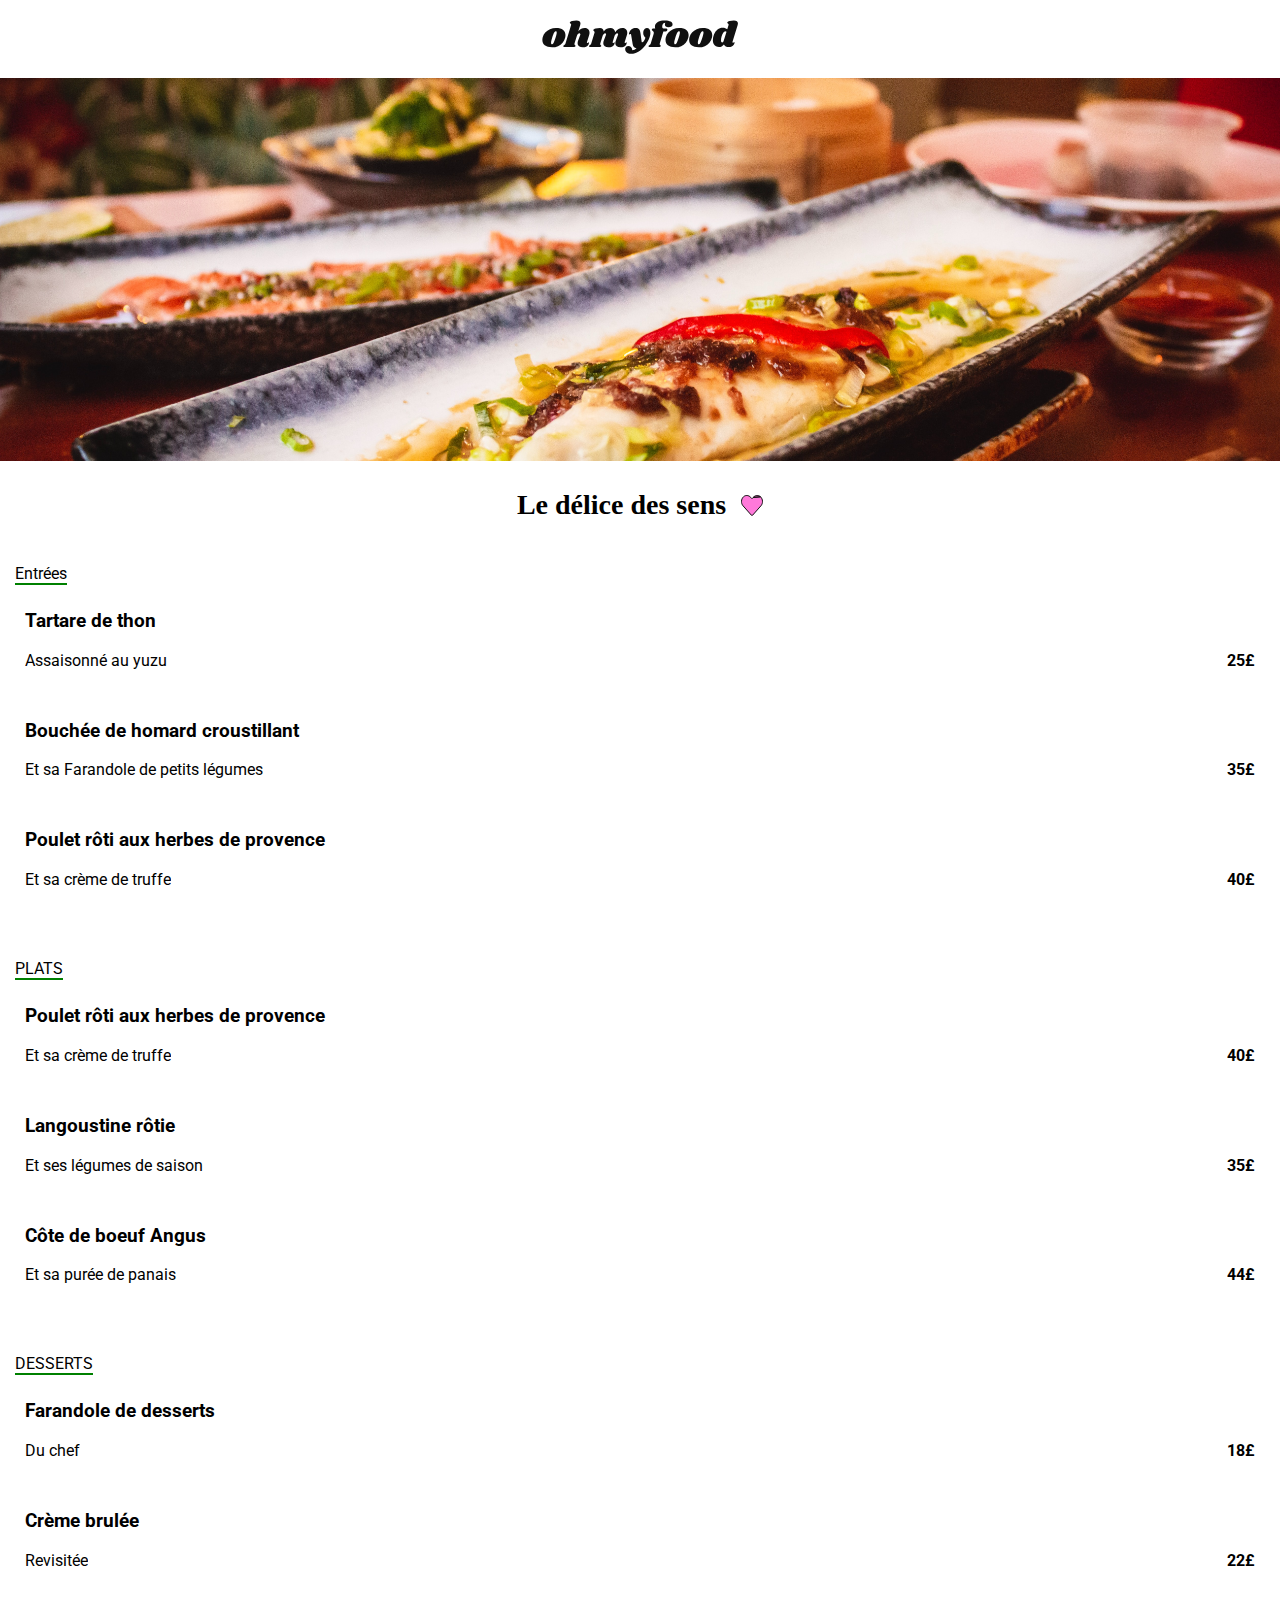
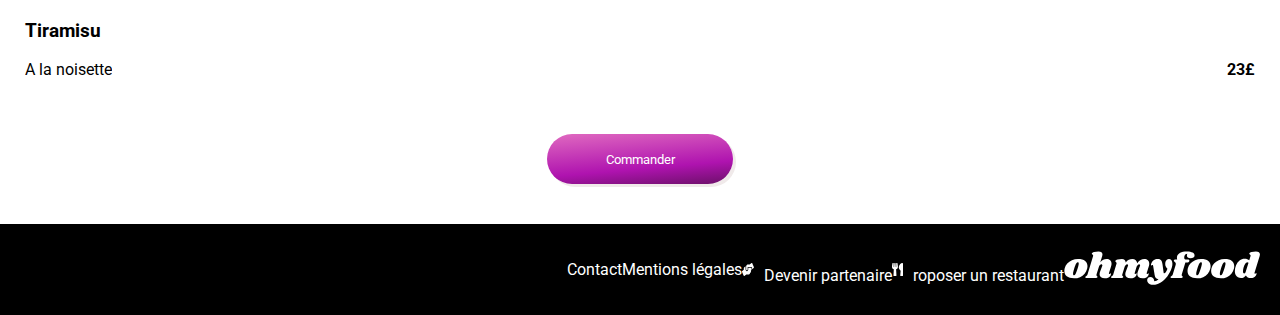
<file: page5.html>
<!DOCTYPE html>
<html lang="fr">
  <head>
    <meta charset="UTF-8" />
    <meta name="viewport" content="width=device-width,initial-scale=1.0" />
    <title>Oh my food</title>
    <link rel="stylesheet" href="SASS/style.css" />
    <link
      href="https://fonts.googleapis.com/css2?family=Roboto:wght@400;500;700&
    display=swap"
      rel="stylesheet"
    />
  </head>
  <body>
    <header>
      <div class="logo">
        <img src="assets/logo/ohmyfood@2x.svg" alt="logo" />
      </div>
      <link
        rel="stylesheet"
        href="https://cdnjs.cloudflare.com/ajax/libs/font-awesome/6.0.0-beta3/css/all.min.css"
      />
    </header>
    <main class="details">
      <section>
        <div class="img-menu">
          <img
            src="assets/restaurants/louis-hansel-shotsoflouis-qNBGVyOCY8Q-unsplash.jpg"
          />
        </div>
        <div class="menu-title">
          <h3>Le délice des sens</h3>
          <svg
            class="violet"
            width="22"
            height="21"
            viewBox="0 0 22 21"
            fill="none"
            xmlns="http://www.w3.org/2000/svg"
          >
            <path
              d="M12.2208 2.40551L12.2206 2.40576L11.3741 3.35732L11.0005 3.77727L10.627 3.35732L9.78047 2.40576L9.77992 2.40514C7.78271 0.152585 4.59762 -0.169649 2.47664 1.80201C-0.0175439 4.1245 -0.15494 8.32357 2.0848 10.8495L10.399 20.2148C10.399 20.2149 10.399 20.2149 10.3991 20.2149C10.7372 20.5955 11.2595 20.5955 11.5977 20.2149C11.5977 20.2149 11.5978 20.2149 11.5978 20.2148L19.9122 10.8493L19.9123 10.8492C22.1559 8.32335 22.0186 4.12461 19.5245 1.80213L12.2208 2.40551ZM12.2208 2.40551C14.2226 0.15233 17.4035 -0.169452 19.5243 1.80187L12.2208 2.40551Z"
              stroke="#101010"
            />
          </svg>
        </div>
        <div class="plats">
          <p class="entree">Entrées</p>
          <div class="plat">
            <div class="detailsplat">
              <h3>Tartare de thon</h3>
              <div class="plat-description">
                <p>Assaisonné au yuzu</p>
                <p class="prix">25£</p>
              </div>
            </div>
            <div class="animation">
              <i class="fa-solid fa-check"></i>
            </div>
          </div>
          <div class="plat">
            <div class="detailsplat">
              <h3>Bouchée de homard croustillant</h3>
              <div class="plat-description">
                <p>Et sa Farandole de petits légumes</p>
                <p class="prix">35£</p>
              </div>
            </div>
            <div class="animation">
              <i class="fa-solid fa-check"></i>
            </div>
          </div>
          <div class="plat">
            <div class="detailsplat">
              <h3>Poulet rôti aux herbes de provence</h3>
              <div class="plat-description">
                <p>Et sa crème de truffe</p>
                <p class="prix">40£</p>
              </div>
            </div>
            <div class="animation">
              <i class="fa-solid fa-check"></i>
            </div>
          </div>
        </div>

        <div class="plats">
          <p class="entree">PLATS</p>
          <div class="plat">
            <div class="detailsplat">
              <h3>Poulet rôti aux herbes de provence</h3>
              <div class="plat-description">
                <p>Et sa crème de truffe</p>
                <p class="prix">40£</p>
              </div>
            </div>
            <div class="animation">
              <i class="fa-solid fa-check"></i>
            </div>
          </div>
          <div class="plat">
            <div class="detailsplat">
              <h3>Langoustine rôtie</h3>
              <div class="plat-description">
                <p>Et ses légumes de saison</p>
                <p class="prix">35£</p>
              </div>
            </div>
            <div class="animation">
              <i class="fa-solid fa-check"></i>
            </div>
          </div>
          <div class="plat">
            <div class="detailsplat">
              <h3>Côte de boeuf Angus</h3>
              <div class="plat-description">
                <p>Et sa purée de panais</p>
                <p class="prix">44£</p>
              </div>
            </div>
            <div class="animation">
              <i class="fa-solid fa-check"></i>
            </div>
          </div>
        </div>

        <div class="plats">
          <p class="entree">DESSERTS</p>
          <div class="plat">
            <div class="detailsplat">
              <h3>Farandole de desserts</h3>
              <div class="plat-description">
                <p>Du chef</p>
                <p class="prix">18£</p>
              </div>
            </div>
            <div class="animation">
              <i class="fa-solid fa-check"></i>
            </div>
          </div>
          <div class="plat">
            <div class="detailsplat">
              <h3>Crème brulée</h3>
              <div class="plat-description">
                <p>Revisitée</p>
                <p class="prix">22£</p>
              </div>
            </div>
            <div class="animation">
              <i class="fa-solid fa-check"></i>
            </div>
          </div>
          <div class="plat">
            <div class="detailsplat">
              <h3>Tiramisu</h3>
              <div class="plat-description">
                <p>A la noisette</p>
                <p class="prix">23£</p>
              </div>
            </div>
            <div class="animation">
              <i class="fa-solid fa-check"></i>
            </div>
          </div>
        </div>
        <div class="commander">
          <button>Commander</button>
        </div>
      </section>
    </main>
    <footer class="footer">
      <div class="imgfooter">
        <svg
          width="196"
          height="34"
          viewBox="0 0 196 34"
          fill="#ffffff"
          xmlns="http://www.w3.org/2000/svg"
        >
          <path
            d="M13.932 7.956C17.196 7.956 19.596 8.61599 21.132 9.936C22.692 11.256 23.472 12.984 23.472 15.12C23.472 15.84 23.376 16.644 23.184 17.532C22.728 19.5 21.876 21.228 20.628 22.716C19.38 24.18 17.844 25.32 16.02 26.136C14.22 26.928 12.264 27.324 10.152 27.324C6.81599 27.324 4.34399 26.664 2.73599 25.344C1.15199 24 0.359985 22.224 0.359985 20.016C0.359985 19.272 0.455985 18.444 0.647985 17.532C1.10399 15.66 1.96799 14.004 3.23999 12.564C4.53599 11.1 6.10799 9.972 7.95599 9.18C9.82799 8.364 11.82 7.956 13.932 7.956ZM13.824 11.16C13.32 11.16 12.78 11.616 12.204 12.528C11.652 13.416 10.992 15.108 10.224 17.604C9.45599 20.1 9.07199 21.852 9.07199 22.86C9.07199 23.388 9.15599 23.748 9.32399 23.94C9.49199 24.108 9.71999 24.192 10.008 24.192C10.512 24.24 11.028 23.808 11.556 22.896C12.108 21.984 12.792 20.208 13.608 17.568C14.352 15.24 14.724 13.548 14.724 12.492C14.724 11.988 14.64 11.64 14.472 11.448C14.328 11.256 14.112 11.16 13.824 11.16Z"
          />
          <path
            d="M44.9899 22.032C44.9419 22.128 44.9179 22.272 44.9179 22.464C44.9179 22.632 44.9539 22.764 45.0259 22.86C45.1219 22.956 45.2419 23.004 45.3859 23.004C45.6739 23.004 45.9139 22.884 46.1059 22.644C46.3219 22.38 46.4659 22.248 46.5379 22.248C46.6579 22.248 46.7539 22.332 46.8259 22.5C46.8979 22.644 46.9339 22.824 46.9339 23.04C46.9579 23.736 46.7299 24.42 46.2499 25.092C45.7699 25.74 45.0619 26.28 44.1259 26.712C43.2139 27.12 42.1099 27.324 40.8139 27.324C39.2299 27.324 37.9699 26.964 37.0339 26.244C36.0979 25.5 35.6179 24.516 35.5939 23.292C35.5939 22.404 35.8099 21.408 36.2419 20.304L38.2219 15.12C38.3419 14.808 38.4019 14.556 38.4019 14.364C38.4019 14.052 38.2939 13.812 38.0779 13.644C37.8859 13.452 37.6459 13.356 37.3579 13.356C36.9019 13.356 36.4339 13.572 35.9539 14.004C35.4979 14.412 35.1259 15.084 34.8379 16.02V15.948L32.5699 23.256C32.4979 23.544 32.4619 23.796 32.4619 24.012C32.4619 24.324 32.5219 24.576 32.6419 24.768C32.7619 24.936 32.9299 25.104 33.1459 25.272C33.3139 25.44 33.4339 25.584 33.5059 25.704C33.5779 25.8 33.5899 25.932 33.5419 26.1C33.4219 26.412 33.1819 26.64 32.8219 26.784C32.4619 26.928 31.9099 27 31.1659 27H22.9579C22.3339 27 21.8779 26.904 21.5899 26.712C21.3019 26.496 21.2059 26.22 21.3019 25.884C21.3979 25.596 21.6499 25.344 22.0579 25.128C22.4179 24.936 22.7179 24.708 22.9579 24.444C23.1979 24.18 23.4019 23.76 23.5699 23.184L29.0419 5.22C29.1139 5.004 29.1499 4.824 29.1499 4.68C29.1499 4.416 29.0779 4.2 28.9339 4.032C28.8139 3.864 28.6459 3.696 28.4299 3.528C28.1899 3.336 28.0099 3.168 27.8899 3.024C27.7939 2.88 27.7819 2.688 27.8539 2.448C27.9979 1.896 28.7539 1.416 30.1219 1.00799C31.4899 0.599996 32.9179 0.395996 34.4059 0.395996C35.7979 0.395996 36.8179 0.659996 37.4659 1.188C38.1379 1.716 38.4739 2.436 38.4739 3.348C38.4739 3.876 38.3899 4.392 38.2219 4.896L36.2779 11.232C37.2139 10.008 38.1979 9.156 39.2299 8.676C40.2859 8.196 41.4259 7.956 42.6499 7.956C44.1139 7.956 45.2899 8.4 46.1779 9.288C47.0899 10.176 47.5459 11.328 47.5459 12.744C47.5459 13.488 47.4259 14.22 47.1859 14.94L44.9899 22.032Z"
          />
          <path
            d="M82.7165 22.032C82.6685 22.128 82.6445 22.272 82.6445 22.464C82.6445 22.632 82.6805 22.764 82.7525 22.86C82.8485 22.956 82.9685 23.004 83.1125 23.004C83.4005 23.004 83.6405 22.884 83.8325 22.644C84.0485 22.38 84.1925 22.248 84.2645 22.248C84.3845 22.248 84.4805 22.332 84.5525 22.5C84.6245 22.644 84.6605 22.824 84.6605 23.04C84.6845 23.736 84.4565 24.42 83.9765 25.092C83.4965 25.74 82.7885 26.28 81.8525 26.712C80.9405 27.12 79.8365 27.324 78.5405 27.324C76.9565 27.324 75.6965 26.964 74.7605 26.244C73.8245 25.5 73.3445 24.516 73.3205 23.292C73.3205 22.404 73.5365 21.408 73.9685 20.304L75.9485 15.12C76.0685 14.808 76.1285 14.556 76.1285 14.364C76.1285 14.052 76.0205 13.812 75.8045 13.644C75.6125 13.452 75.3725 13.356 75.0845 13.356C74.6765 13.356 74.2565 13.536 73.8245 13.896C73.3925 14.256 73.0085 14.82 72.6725 15.588L70.6925 22.032C70.6445 22.128 70.6205 22.272 70.6205 22.464C70.6205 22.632 70.6565 22.764 70.7285 22.86C70.8245 22.956 70.9445 23.004 71.0885 23.004C71.3765 23.004 71.6165 22.884 71.8085 22.644C72.0245 22.38 72.1685 22.248 72.2405 22.248C72.3605 22.248 72.4565 22.332 72.5285 22.5C72.6005 22.644 72.6365 22.824 72.6365 23.04C72.6605 23.736 72.4325 24.42 71.9525 25.092C71.4725 25.74 70.7645 26.28 69.8285 26.712C68.9165 27.12 67.8125 27.324 66.5165 27.324C64.9325 27.324 63.6725 26.964 62.7365 26.244C61.8005 25.5 61.3205 24.516 61.2965 23.292C61.2965 22.404 61.5125 21.408 61.9445 20.304L63.9245 15.12C64.0445 14.808 64.1045 14.556 64.1045 14.364C64.1045 14.052 63.9965 13.812 63.7805 13.644C63.5885 13.452 63.3485 13.356 63.0605 13.356C62.6525 13.356 62.2325 13.536 61.8005 13.896C61.3685 14.232 61.0085 14.784 60.7205 15.552L58.3445 23.256C58.2485 23.52 58.2005 23.772 58.2005 24.012C58.2005 24.3 58.2605 24.54 58.3805 24.732C58.5005 24.9 58.6685 25.08 58.8845 25.272C59.0525 25.416 59.1725 25.548 59.2445 25.668C59.3165 25.788 59.3285 25.932 59.2805 26.1C59.1845 26.412 58.9565 26.64 58.5965 26.784C58.2365 26.928 57.6725 27 56.9045 27H48.6965C48.0725 27 47.6285 26.904 47.3645 26.712C47.0765 26.496 46.9685 26.22 47.0405 25.884C47.1365 25.596 47.3885 25.344 47.7965 25.128C48.1565 24.936 48.4565 24.708 48.6965 24.444C48.9365 24.18 49.1405 23.76 49.3085 23.184L52.5125 12.78C52.5605 12.66 52.5845 12.492 52.5845 12.276C52.5845 12.012 52.5245 11.808 52.4045 11.664C52.3085 11.52 52.1405 11.34 51.9005 11.124C51.6605 10.932 51.4925 10.764 51.3965 10.62C51.3005 10.476 51.2885 10.284 51.3605 10.044C51.5045 9.492 52.2605 9.012 53.6285 8.604C54.9965 8.172 56.4245 7.956 57.9125 7.956C59.0885 7.956 60.0125 8.28 60.6845 8.928C61.3805 9.576 61.7165 10.464 61.6925 11.592C62.6765 10.224 63.7085 9.276 64.7885 8.748C65.8925 8.22 67.0805 7.956 68.3525 7.956C69.7445 7.956 70.8725 8.364 71.7365 9.18C72.6245 9.972 73.1165 11.016 73.2125 12.312C74.2445 10.68 75.3485 9.552 76.5245 8.928C77.7005 8.28 78.9845 7.956 80.3765 7.956C81.8405 7.956 83.0165 8.4 83.9045 9.288C84.8165 10.176 85.2725 11.328 85.2725 12.744C85.2725 13.488 85.1525 14.22 84.9125 14.94L82.7165 22.032Z"
          />
          <path
            d="M104.932 7.956C105.988 7.956 106.828 8.388 107.452 9.252C108.1 10.092 108.424 11.244 108.424 12.708C108.424 13.98 108.196 15.348 107.74 16.812C106.852 19.764 105.424 22.548 103.456 25.164C101.512 27.78 99.2675 29.88 96.7235 31.464C94.2035 33.048 91.6836 33.84 89.1636 33.84C87.9156 33.84 86.8355 33.624 85.9235 33.192C85.0355 32.76 84.3635 32.184 83.9075 31.464C83.4275 30.744 83.1875 29.976 83.1875 29.16C83.1875 28.8 83.2475 28.404 83.3675 27.972C83.5835 27.3 83.9435 26.784 84.4475 26.424C84.9515 26.064 85.5516 25.884 86.2476 25.884C87.3516 25.884 88.2515 26.256 88.9475 27C89.6675 27.768 90.1236 28.812 90.3156 30.132C91.8516 30.06 93.2675 29.4 94.5635 28.152C93.3395 27.936 92.4275 27.528 91.8275 26.928C91.2515 26.304 90.8555 25.344 90.6395 24.048L89.1995 15.228C89.1275 14.772 89.0195 14.46 88.8755 14.292C88.7555 14.1 88.5876 14.004 88.3716 14.004C88.2036 14.004 87.9995 14.088 87.7595 14.256C87.5435 14.424 87.3875 14.508 87.2915 14.508C87.0995 14.508 87.0035 14.304 87.0035 13.896C87.0035 13.56 87.0635 13.2 87.1835 12.816C87.6155 11.448 88.4196 10.296 89.5956 9.36C90.7716 8.4 92.1395 7.92 93.6995 7.92C95.2355 7.92 96.3635 8.376 97.0835 9.288C97.8275 10.2 98.3076 11.604 98.5236 13.5L99.6035 21.42C99.6755 22.02 99.8915 22.32 100.252 22.32C100.684 22.32 101.188 21.936 101.764 21.168C102.34 20.376 102.904 19.26 103.456 17.82C102.736 17.172 102.184 16.428 101.8 15.588C101.416 14.748 101.224 13.848 101.224 12.888C101.224 12.144 101.32 11.472 101.512 10.872C101.8 9.912 102.244 9.192 102.844 8.712C103.468 8.208 104.164 7.956 104.932 7.956Z"
          />
          <path
            d="M122.864 0.395996C125.432 0.395996 127.352 0.791996 128.624 1.584C129.92 2.352 130.568 3.3 130.568 4.428C130.568 5.34 130.184 6.048 129.416 6.552C128.672 7.032 127.688 7.272 126.464 7.272C125.336 7.272 124.46 6.996 123.836 6.444C123.212 5.892 122.9 5.208 122.9 4.392C122.9 3.888 123.056 3.36 123.368 2.808C122.648 2.808 122.048 2.988 121.568 3.348C121.088 3.684 120.716 4.272 120.452 5.112C120.308 5.64 120.236 6.132 120.236 6.588C120.236 7.164 120.332 7.62 120.524 7.956C120.74 8.268 121.04 8.424 121.424 8.424H123.548C124.796 8.424 125.42 8.808 125.42 9.576C125.42 9.672 125.396 9.816 125.348 10.008C125.204 10.536 124.904 10.932 124.448 11.196C124.016 11.46 123.356 11.592 122.468 11.592H121.388L117.824 23.256C117.752 23.544 117.716 23.796 117.716 24.012C117.716 24.324 117.776 24.576 117.896 24.768C118.016 24.936 118.184 25.104 118.4 25.272C118.568 25.44 118.688 25.584 118.76 25.704C118.832 25.8 118.844 25.932 118.796 26.1C118.676 26.412 118.436 26.64 118.076 26.784C117.716 26.928 117.164 27 116.42 27H108.212C107.588 27 107.132 26.904 106.844 26.712C106.556 26.496 106.46 26.22 106.556 25.884C106.652 25.596 106.904 25.344 107.312 25.128C107.672 24.936 107.972 24.708 108.212 24.444C108.452 24.18 108.656 23.76 108.824 23.184L111.632 13.968C111.752 13.608 111.812 13.236 111.812 12.852C111.812 12.372 111.704 12 111.488 11.736C111.296 11.448 110.996 11.136 110.588 10.8C110.324 10.584 110.12 10.404 109.976 10.26C109.856 10.092 109.796 9.9 109.796 9.684C109.772 9.228 109.928 8.904 110.264 8.712C110.624 8.52 111.296 8.424 112.28 8.424H113.18C113.012 7.824 112.928 7.224 112.928 6.624C112.928 6.024 113.036 5.4 113.252 4.752C113.708 3.528 114.68 2.496 116.168 1.65599C117.68 0.815996 119.912 0.395996 122.864 0.395996Z"
          />
          <path
            d="M137.084 7.956C140.348 7.956 142.748 8.61599 144.284 9.936C145.844 11.256 146.624 12.984 146.624 15.12C146.624 15.84 146.528 16.644 146.336 17.532C145.88 19.5 145.028 21.228 143.78 22.716C142.532 24.18 140.996 25.32 139.172 26.136C137.372 26.928 135.416 27.324 133.304 27.324C129.968 27.324 127.496 26.664 125.888 25.344C124.304 24 123.512 22.224 123.512 20.016C123.512 19.272 123.608 18.444 123.8 17.532C124.256 15.66 125.12 14.004 126.392 12.564C127.688 11.1 129.26 9.972 131.108 9.18C132.98 8.364 134.972 7.956 137.084 7.956ZM136.976 11.16C136.472 11.16 135.932 11.616 135.356 12.528C134.804 13.416 134.144 15.108 133.376 17.604C132.608 20.1 132.224 21.852 132.224 22.86C132.224 23.388 132.308 23.748 132.476 23.94C132.644 24.108 132.872 24.192 133.16 24.192C133.664 24.24 134.18 23.808 134.708 22.896C135.26 21.984 135.944 20.208 136.76 17.568C137.504 15.24 137.876 13.548 137.876 12.492C137.876 11.988 137.792 11.64 137.624 11.448C137.48 11.256 137.264 11.16 136.976 11.16Z"
          />
          <path
            d="M160.709 7.956C163.973 7.956 166.373 8.61599 167.909 9.936C169.469 11.256 170.249 12.984 170.249 15.12C170.249 15.84 170.153 16.644 169.961 17.532C169.505 19.5 168.653 21.228 167.405 22.716C166.157 24.18 164.621 25.32 162.797 26.136C160.997 26.928 159.041 27.324 156.929 27.324C153.593 27.324 151.121 26.664 149.513 25.344C147.929 24 147.137 22.224 147.137 20.016C147.137 19.272 147.233 18.444 147.425 17.532C147.881 15.66 148.745 14.004 150.017 12.564C151.313 11.1 152.885 9.972 154.733 9.18C156.605 8.364 158.597 7.956 160.709 7.956ZM160.601 11.16C160.097 11.16 159.557 11.616 158.981 12.528C158.429 13.416 157.769 15.108 157.001 17.604C156.233 20.1 155.849 21.852 155.849 22.86C155.849 23.388 155.933 23.748 156.101 23.94C156.269 24.108 156.497 24.192 156.785 24.192C157.289 24.24 157.805 23.808 158.333 22.896C158.885 21.984 159.569 20.208 160.385 17.568C161.129 15.24 161.501 13.548 161.501 12.492C161.501 11.988 161.417 11.64 161.249 11.448C161.105 11.256 160.889 11.16 160.601 11.16Z"
          />
          <path
            d="M190.526 21.816C190.478 22.008 190.454 22.14 190.454 22.212C190.454 22.38 190.502 22.512 190.598 22.608C190.694 22.704 190.814 22.752 190.958 22.752C191.246 22.752 191.486 22.632 191.678 22.392C191.894 22.128 192.038 21.996 192.11 21.996C192.23 21.996 192.326 22.08 192.398 22.248C192.47 22.416 192.506 22.608 192.506 22.824C192.53 23.472 192.278 24.132 191.75 24.804C191.246 25.476 190.562 26.028 189.698 26.46C188.834 26.892 187.898 27.108 186.89 27.108C185.69 27.108 184.646 26.88 183.758 26.424C182.87 25.968 182.258 25.368 181.922 24.624C181.274 25.464 180.53 26.088 179.69 26.496C178.85 26.904 177.962 27.108 177.026 27.108C175.922 27.108 174.89 26.832 173.93 26.28C172.994 25.728 172.238 24.948 171.662 23.94C171.11 22.908 170.834 21.744 170.834 20.448C170.834 18.264 171.242 16.212 172.058 14.292C172.898 12.348 174.062 10.788 175.55 9.612C177.038 8.412 178.73 7.812 180.626 7.812C181.658 7.812 182.534 7.932 183.254 8.172C183.998 8.412 184.67 8.772 185.27 9.252L186.494 5.22C186.566 5.004 186.602 4.824 186.602 4.68C186.602 4.416 186.53 4.2 186.386 4.032C186.266 3.864 186.098 3.696 185.882 3.528C185.642 3.336 185.462 3.168 185.342 3.024C185.246 2.88 185.234 2.688 185.306 2.448C185.45 1.896 186.206 1.416 187.574 1.00799C188.942 0.599996 190.37 0.395996 191.858 0.395996C193.25 0.395996 194.27 0.659996 194.918 1.188C195.59 1.716 195.926 2.436 195.926 3.348C195.926 3.876 195.842 4.392 195.674 4.896L190.526 21.816ZM184.514 11.7C184.13 11.364 183.71 11.196 183.254 11.196C182.558 11.196 181.874 11.712 181.202 12.744C180.53 13.776 179.99 15.024 179.582 16.488C179.174 17.952 178.982 19.272 179.006 20.448C179.006 21.768 179.438 22.428 180.302 22.428C180.614 22.428 180.878 22.308 181.094 22.068C181.31 21.804 181.514 21.384 181.706 20.808L184.514 11.7Z"
          />
        </svg>
      </div>

      <div class="footer-restaurant">
        <svg
          width="11"
          height="13"
          viewBox="0 0 11 13"
          fill="none"
          xmlns="http://www.w3.org/2000/svg"
        >
          <path
            d="M5.49736 0.385973C5.51851 0.505308 5.92308 2.78538 5.92308 3.65628C5.92308 4.9842 5.18798 5.93127 4.1012 6.31213L4.44231 12.3576C4.46082 12.7055 4.1726 13 3.80769 13H2.11538C1.75313 13 1.46226 12.708 1.48077 12.3576L1.82188 6.31213C0.732452 5.93127 0 4.98166 0 3.65628C0 2.78284 0.404567 0.505308 0.425721 0.385973C0.510337 -0.129456 1.62356 -0.137073 1.69231 0.413902V3.99905C1.72668 4.08538 2.09159 4.0803 2.11538 3.99905C2.1524 3.35667 2.32428 0.464683 2.32692 0.398668C2.41418 -0.129456 3.50889 -0.129456 3.59351 0.398668C3.5988 0.467223 3.76803 3.35667 3.80505 3.99905C3.82885 4.0803 4.19639 4.08538 4.22813 3.99905V0.413902C4.29688 -0.134534 5.41274 -0.129456 5.49736 0.385973ZM8.64928 7.64005L8.25264 12.3398C8.22091 12.6953 8.51442 13 8.88462 13H10.3654C10.7171 13 11 12.7283 11 12.3906V0.60941C11 0.274254 10.7171 3.62896e-05 10.3654 3.62896e-05C8.18389 3.62896e-05 4.51106 4.53225 8.64928 7.64005Z"
            fill="white"
          />
        </svg>
        <p>roposer un restaurant</p>
      </div>
      <div class="footer-restaurant">
        <svg
          width="12"
          height="13"
          viewBox="0 0 12 13"
          fill="none"
          xmlns="http://www.w3.org/2000/svg"
        >
          <path
            d="M9.08765 4.87486H6.2572V6.29686C6.2572 7.30495 5.65573 8.12514 4.91646 8.12514C4.1772 8.12514 3.57573 7.30495 3.57573 6.29686V3.2091L2.3672 4.19941C2.00781 4.49143 1.78808 5.02214 1.78808 5.59094V6.79202L0.298367 7.96516C0.0134597 8.18862 -0.0852336 8.68632 0.0804966 9.07483L1.57021 12.5943C1.73407 12.9828 2.09905 13.1148 2.38396 12.8914L4.30941 11.3754H6.85309C7.51042 11.3754 8.04485 10.6466 8.04485 9.75027H8.3428C8.67239 9.75027 8.93868 9.38716 8.93868 8.93771V7.31257H9.08765C9.33531 7.31257 9.53456 7.04087 9.53456 6.70314V5.48429C9.53456 5.14656 9.33531 4.87486 9.08765 4.87486ZM11.838 3.92517L10.3483 0.405735C10.1844 0.0172256 9.81947 -0.114817 9.53456 0.10864L7.60911 1.62459H5.70601C5.48255 1.62459 5.26468 1.71092 5.07475 1.8709L4.45093 2.40161C4.27589 2.54888 4.17161 2.81043 4.17161 3.08975V6.29686C4.17161 6.85804 4.50493 7.31257 4.91646 7.31257C5.328 7.31257 5.66132 6.85804 5.66132 6.29686V4.06229H9.08765C9.66305 4.06229 10.1304 4.69965 10.1304 5.48429V6.20798L11.6202 5.03484C11.9051 4.80884 12.0019 4.31368 11.838 3.92517Z"
            fill="white"
          />
        </svg>
        <p>Devenir partenaire</p>
      </div>
      <p>Mentions légales</p>
      <p>Contact</p>
    </footer>
  </body>
</html>
</file>
<file: SASS/style.css>
@charset "UTF-8";
/*Style de bas pour mobile*/
* {
  font-family: Roboto, sans-serif;
}

body {
  margin: 0;
  padding: 0;
  width: 100%;
  box-sizing: border-box;
}
body header {
  text-align: center;
}
body header .logo {
  padding: 20px 0;
}
body .explorer {
  padding-top: 2rem;
  padding-bottom: 2rem;
  background-color: #f6f6f6;
  text-align: center;
}
body .explorer .display-2 {
  font-size: x-large;
}
body .explorer .display-3 {
  font-size: large;
}
body .explorer button {
  background: linear-gradient(355deg, rgb(108, 16, 105) 0%, rgb(175, 19, 175) 35%, rgb(221, 65, 180) 100%);
  color: white;
  padding: 15px;
  border-radius: 25px;
  border: none;
}
body .explorer button:hover {
  background: linear-gradient(355deg, rgb(205, 96, 201) 0%, rgb(218, 102, 218) 20%, rgb(226, 128, 200) 100%);
  box-shadow: 3px 3px rgba(242, 231, 231, 0.993);
  scale: 1.01;
  padding-top: 14px;
  padding-bottom: 16px;
}
body .fonctionnement {
  padding: 16px;
  text-align: start;
}
body .fonctionnement h1 {
  font-size: 24px;
  font-weight: 700;
}
body .fonctionnement .flex {
  position: relative;
  display: flex;
  border-radius: 20px;
  padding: 20px;
  padding-left: 0px;
  justify-content: center;
  background-color: #f6f6f6;
  margin-top: 20px;
  margin-left: 8px;
  text-align: center;
  margin-right: 8px;
}
body .fonctionnement .flex div {
  position: absolute;
  left: 0px;
  background-color: #9356dc;
  width: 24px;
  height: 24px;
  font-size: 15px;
  border-radius: 12px;
  color: white;
  margin-right: 15px;
  display: flex;
  align-items: center;
  justify-content: center;
  gap: 30px;
}
body .fonctionnement .flex i {
  padding-right: 25px;
}
body .fonctionnement .flex .violet {
  color: #9356dc;
}
body .restaurant {
  background-color: #f6f6f6;
}
body .restaurant h1 {
  padding: 20px;
}
body .restaurant a {
  text-decoration: none;
  color: black;
}
body .restaurant .card {
  position: relative;
  margin: 20px;
  background-color: white;
  border-radius: 15px;
}
body .restaurant .card img {
  width: 100%;
  border-radius: 15px;
  height: 200px;
  -o-object-fit: cover;
     object-fit: cover;
}
body .restaurant .card .nouveau {
  position: absolute;
  top: 20px;
  right: 20px;
  padding: 5px;
  border-radius: 2px;
  color: #008766;
  background-color: #99e2d0;
}
body .restaurant .card .cardcontent {
  padding-left: 15px;
  padding-bottom: 15px;
}
body .restaurant .card .cardcontent .cardtext .menu-title {
  display: flex;
  justify-content: space-between;
  align-items: center;
  padding-right: 15px;
}
body .restaurant .card .cardcontent .cardtext .menu-title svg path {
  stroke: black;
}
body .restaurant .card .cardcontent .cardtext .menu-title svg:hover {
  fill: #ff79da;
}
body .restaurant .card .cardcontent .cardtext .menu-title svg path:hover {
  stroke: #ff79da;
}
body .restaurant .card .cardcontent .cardtext .menu-title .violet {
  fill: #ff79da;
}
body .restaurant .card .cardcontent .cardtext .menu-title .violet path {
  stroke: #ff79da;
}
body .restaurant .card .cardcontent .cardtext .cardtitle {
  margin-bottom: 5px;
}
body .restaurant .card .cardcontent .cardtext .cardsubtitle {
  margin-top: 5px;
}
body .details {
  background-color: #f6f6f6;
}
body .details .img-menu {
  width: 100%;
  height: 275px;
}
body .details .img-menu img {
  width: 100%;
  height: 275px;
}
body .details .menu-title {
  display: flex;
  justify-content: space-between;
  align-items: center;
  padding-left: 15px;
  padding-right: 15px;
}
body .details .menu-title .violet {
  fill: #ff79da;
}
body .details .plats {
  padding: 15px;
}
body .details .plats p {
  margin: 0px;
}
body .details .plats .entree {
  border-bottom: 2px solid green;
  width: -moz-fit-content;
  width: fit-content;
  margin-bottom: 15px;
}
body .details .plats .plat {
  display: flex;
  justify-content: space-between;
  background-color: white;
  border-radius: 15px;
  margin-bottom: 15px;
  max-width: 100%;
  overflow: hidden;
}
body .details .plats .plat .detailsplat {
  flex-grow: 1;
  padding: 10px;
}
body .details .plats .plat .detailsplat h3 {
  margin-top: 0px;
}
body .details .plats .plat .plat-description {
  display: flex;
  justify-content: space-between;
  align-items: center;
}
body .details .plats .plat .plat-description p {
  margin-bottom: 10px;
  display: -webkit-box;
  -webkit-box-orient: vertical;
  -webkit-line-clamp: 1;
  line-clamp: 2;
  overflow: hidden;
  height: 1.5em;
  max-height: calc(1.5em  *  1);
}
body .details .plats .plat .plat-description .prix {
  font-weight: bold;
}
body .details .plats .plat .animation {
  will-change: transform;
  position: relative;
  left: -20px; /* Position initiale */
  transform: translateX(-20px); /* Préparation */
  justify-content: center;
  align-items: center;
  background: #99e2d0;
  display: none;
  width: 60px;
  border-radius: 0px 15px 15px 0px;
}
body .details .plats .plat .animation i {
  background-color: white;
  border-radius: 50%;
  color: #99e2d0;
  width: 30px;
  height: 30px;
  display: flex;
  justify-content: center;
  align-items: center;
}
body .details .plats .plat:hover .animation {
  display: flex;
  animation-name: anim1;
  animation-duration: 0.2s;
  animation-timing-function: linear;
  animation-fill-mode: forwards;
  animation-iteration-count: 1;
}
body .details .commander {
  margin-bottom: 40px;
  display: flex;
  justify-content: center;
}
body .details .commander button {
  background: linear-gradient(355deg, rgb(108, 16, 105) 0%, rgb(175, 19, 175) 35%, rgb(224, 106, 192) 100%);
  color: white;
  padding: 15px;
  border-radius: 25px;
  border: none;
  width: 186px;
  height: 50px;
  box-shadow: 3px 3px rgb(240, 234, 234);
}
body .details .commander button:hover {
  background: linear-gradient(355deg, rgb(205, 96, 201) 0%, rgb(218, 102, 218) 20%, rgb(226, 128, 200) 100%);
  padding-top: 12px;
  box-shadow: 3px 3px rgba(242, 231, 231, 0.993);
  scale: 1.01;
  padding-top: 14px;
  padding-bottom: 16px;
}
body footer {
  background-color: black;
  color: white;
  padding: 15px;
}
body footer .imgfooter img {
  fill: white;
}
body footer .footer-restaurant {
  display: flex;
  align-items: center;
}
body footer .footer-restaurant p {
  margin-left: 10px;
  margin-bottom: 5px;
}

@media (min-width: 1024px) {
  body .fonctionnement {
    padding-inline: 10%;
  }
  body .fonctionnement .fonctionnement-flex {
    display: flex;
    justify-content: space-between;
  }
  body .fonctionnement .fonctionnement-flex .flex {
    padding-left: 30px;
    width: 28%;
  }
  body .restaurant {
    padding-inline: 10%;
  }
  body .restaurant .restaurant-card {
    width: 100%;
    display: flex;
    flex-wrap: wrap;
    margin-bottom: 20px;
    justify-content: space-between;
  }
  body .restaurant .restaurant-card a {
    width: 48% !important;
  }
  body .details {
    background-color: white;
  }
  body .details .img-menu {
    width: 100%;
    overflow: hidden;
    height: 383px;
  }
  body .details .img-menu img {
    width: 100%;
    height: 100%;
    -o-object-fit: cover;
       object-fit: cover;
    -o-object-position: center;
       object-position: center;
  }
  body .details .details-content {
    position: relative;
    padding-inline: 10%;
    background-color: #f6f6f6;
    margin-inline: 10%;
    border-radius: 25px 25px 0px 0px;
    margin-top: -40px;
    padding-bottom: 30px;
  }
  body .details .menu-title {
    justify-content: center;
  }
  body .details .menu-title h3 {
    font-size: 28px;
    font-family: "Times New Roman", Times, serif;
    padding-right: 15px;
  }
  body .footer {
    display: flex;
    flex-direction: row-reverse;
    padding: 20px;
    justify-content: end;
    align-items: center;
    flex-wrap: wrap-reverse;
  }
  body .footer .footer-card {
    display: flex;
    justify-content: space-between;
    align-items: center;
  }
  body .footer .footer-card p {
    margin-right: 20px;
    margin-bottom: 5px;
  }
}
@keyframes anim1 {
  from {
    transform: translateX(60px);
  }
  to {
    transform: translateX(20px);
  }
}/*# sourceMappingURL=style.css.map */
</file>
